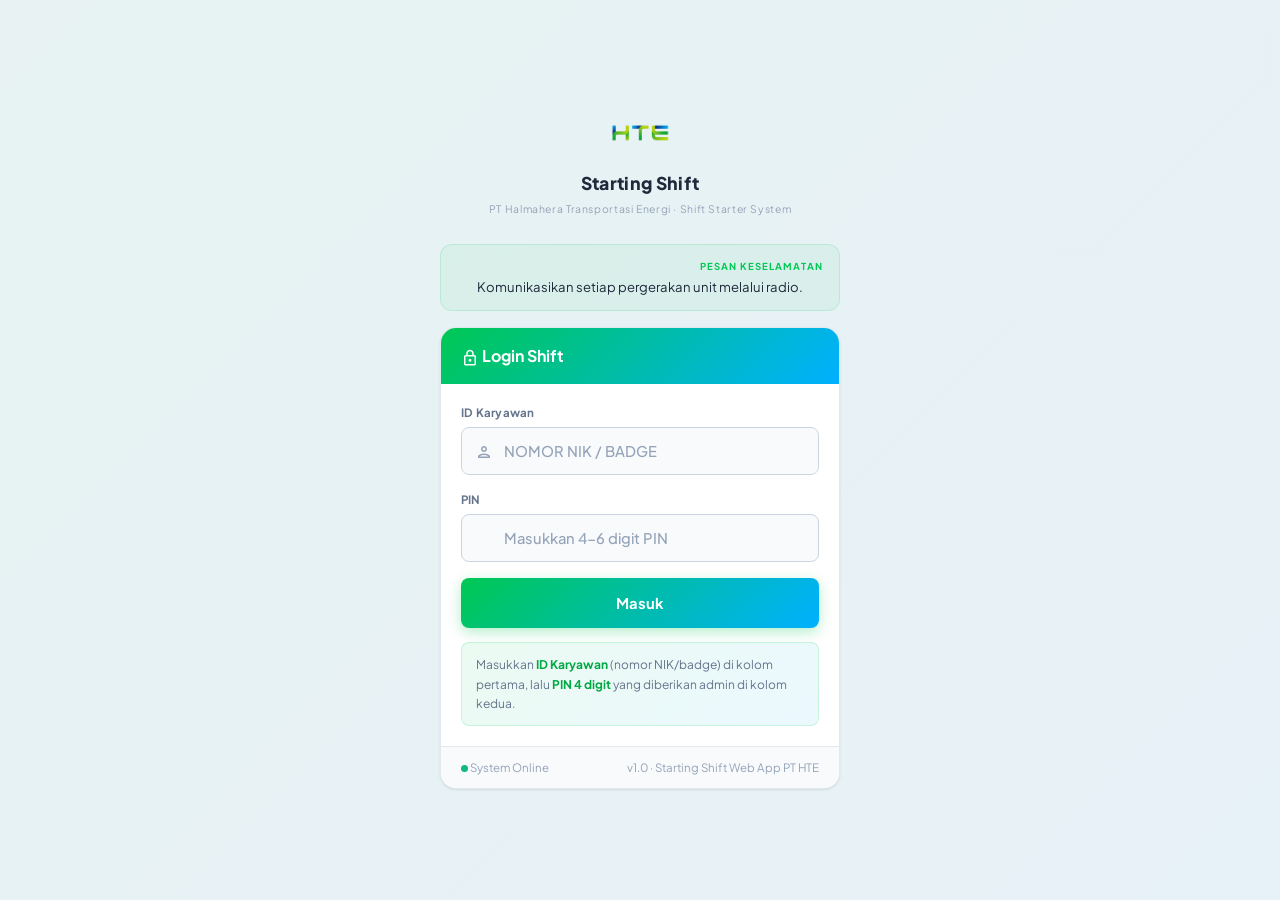
<file: index.html>
<!DOCTYPE html>
<html lang="id">
<head>
<meta charset="UTF-8"/>
<meta name="viewport" content="width=device-width,initial-scale=1.0"/>
<meta name="theme-color" content="#F0F4F8"/>
<link rel="manifest" href="manifest.json"/>
<link rel="apple-touch-icon" href="icon-192.png"/>
<meta name="apple-mobile-web-app-capable" content="yes"/>
<meta name="apple-mobile-web-app-status-bar-style" content="default"/>
<title>Starting Shift — Login</title>
<link rel="stylesheet" href="style.css"/>
<style>
  .login-wrap{min-height:100dvh;display:flex;flex-direction:column;align-items:center;justify-content:center;padding:24px 16px;background:linear-gradient(135deg,rgba(0,200,83,.04),rgba(0,176,255,.04))}
  .login-brand{text-align:center;margin-bottom:28px;animation:fadeDown .5s ease both}
  .login-brand img{height:44px;margin-bottom:10px}
  .login-brand .brand-title{font-size:1.1rem;font-weight:800;color:var(--text);letter-spacing:.02em}
  .login-brand .brand-sub{font-size:.65rem;color:var(--text-muted);letter-spacing:.06em;margin-top:4px}
  .login-card{width:100%;max-width:400px;animation:fadeUp .5s ease both .1s}
  .login-card .card-header-gradient{padding:16px 20px;text-align:center}
  .login-card .card-header-gradient .ch-title{font-size:1rem;font-weight:700}
  .login-card .card-header-gradient .ch-ico{font-size:1.2rem}

  .dashboard{display:none;min-height:100dvh;padding:0 16px 32px;max-width:480px;margin:0 auto}
  .profile-card{background:var(--grad);border-radius:var(--radius);padding:22px 20px;color:white;margin-bottom:14px;box-shadow:var(--shadow-btn);position:relative;overflow:hidden}
  .profile-card::after{content:'';position:absolute;top:-30px;right:-30px;width:120px;height:120px;border-radius:50%;background:rgba(255,255,255,.1)}
  .profile-card .pc-hello{font-size:.7rem;opacity:.8;margin-bottom:2px}
  .profile-card .pc-name{font-size:1.4rem;font-weight:800;letter-spacing:-.01em}
  .profile-card .pc-badge{display:inline-block;margin-top:8px;padding:4px 12px;border-radius:var(--radius-pill);background:rgba(255,255,255,.2);font-size:.65rem;font-weight:700;letter-spacing:.04em}
  .profile-card .pc-id{position:absolute;right:20px;top:22px;font-size:.72rem;opacity:.7;font-weight:500}

  .unit-box{background:var(--card);border:1px solid var(--border);border-radius:var(--radius-md);padding:18px;margin-bottom:12px;box-shadow:var(--shadow-sm)}
  .unit-box-title{font-size:.75rem;font-weight:700;color:var(--text-secondary);margin-bottom:10px}
  .unit-row{display:flex;gap:8px}
  .unit-row input{flex:1;padding:12px 14px;background:var(--input-bg);border:1.5px solid var(--input-border);border-radius:var(--radius-sm);color:var(--text);font-family:var(--font);font-size:.9rem;font-weight:500;outline:none;text-transform:uppercase}
  .unit-row input:focus{border-color:var(--primary)}
  .unit-row button{padding:12px 18px;background:var(--grad);color:white;border:none;border-radius:var(--radius-sm);font-family:var(--font);font-weight:700;font-size:.82rem;cursor:pointer;min-height:44px;box-shadow:var(--shadow-btn);white-space:nowrap}
  .unit-row button:disabled{opacity:.5;box-shadow:none}

  .unit-sel{display:none;margin-bottom:12px}.unit-sel.show{display:block}
  .us-card{background:var(--card);border:1px solid rgba(16,185,129,.25);border-radius:var(--radius-md);padding:14px 16px;display:flex;justify-content:space-between;align-items:center;box-shadow:var(--shadow-sm)}
  .us-unit{font-size:1.05rem;font-weight:800;color:var(--text)}
  .us-type{font-size:.72rem;color:var(--text-muted)}
  .us-change{padding:6px 12px;border:1px solid var(--border);border-radius:var(--radius-pill);background:var(--card);color:var(--text-secondary);font-size:.68rem;font-weight:600;cursor:pointer;font-family:var(--font)}

  .end-shift-box{display:none;background:var(--card);border:1px solid var(--border);border-radius:var(--radius-md);padding:16px;margin-bottom:10px;box-shadow:var(--shadow-sm)}
  .es-title{font-size:.75rem;font-weight:700;color:var(--text-secondary);margin-bottom:8px}
  .es-row{display:flex;gap:8px;align-items:center}
  .es-row input{flex:1;padding:11px;background:var(--input-bg);border:1.5px solid var(--input-border);border-radius:var(--radius-sm);color:var(--text);font-family:var(--font);font-size:1rem;font-weight:700;text-align:center;outline:none}
  .es-row input:focus{border-color:var(--primary)}
  .es-row button{padding:11px 16px;background:var(--grad);color:white;border:none;border-radius:var(--radius-sm);font-family:var(--font);font-weight:700;font-size:.82rem;cursor:pointer;white-space:nowrap;min-height:44px;box-shadow:var(--shadow-btn)}
  @keyframes pulse{0%,100%{box-shadow:0 0 0 0 rgba(16,185,129,.35)}50%{box-shadow:0 0 0 6px rgba(16,185,129,0)}}
  .dot-online{width:7px;height:7px;border-radius:50%;background:#10B981;display:inline-block;animation:pulse 2.5s ease infinite}
</style>
<link href="https://fonts.googleapis.com/icon?family=Material+Icons+Outlined" rel="stylesheet">
<style>.mi{font-family:'Material Icons Outlined';font-size:18px;vertical-align:middle;font-weight:normal;font-style:normal;line-height:1}.mi-sm{font-size:14px}</style>
</head>
<body>

<div class="login-wrap" id="loginWrap">
  <div class="login-brand">
    <img src="logo-hte.png" alt="HTE"/>
    <div class="brand-title">Starting Shift</div>
    <div class="brand-sub">PT Halmahera Transportasi Energi · Shift Starter System</div>
  </div>

  <!-- Safety Message Ticker -->
  <div style="width:100%;max-width:400px;margin-bottom:16px">
    <div style="background:rgba(0,200,83,0.06);border:1px solid rgba(0,200,83,0.15);border-radius:12px;padding:14px;text-align:center">
      <div style="display:flex;align-items:center;justify-content:center;gap:5px;margin-bottom:4px">
        <span class="mi mi-sm" style="color:#00C853">health_and_safety</span>
        <span style="font-size:0.6rem;font-weight:700;color:#00C853;text-transform:uppercase;letter-spacing:.1em">Pesan Keselamatan</span>
      </div>
      <div id="safetyMsg" style="font-size:0.82rem;font-weight:400;color:#1E293B;line-height:1.4">Utamakan keselamatan di setiap langkah kerja Anda.</div>
    </div>
  </div>

  <div class="card login-card" id="authCard">
    <div class="card-header card-header-gradient">
      <span class="ch-title"><span class="mi">lock</span> Login Shift</span>
    </div>
    <div class="card-body">
      <div class="alert alert-error" id="loginAlert"></div>

      <div class="field">
        <label class="field-label">ID Karyawan</label>
        <div class="field-wrap">
          <span class="field-ico"><span class="mi">person</span></span>
          <input class="field-input upper" type="text" id="loginId" placeholder="Nomor NIK / Badge" autocomplete="off"/>
        </div>
        <span class="field-err" id="loginIdErr"></span>
      </div>

      <div class="field">
        <label class="field-label">PIN</label>
        <div class="field-wrap">
          <span class="field-ico"><span class="mi">key</span></span>
          <input class="field-input" type="password" id="loginPin" placeholder="Masukkan 4-6 digit PIN" inputmode="numeric" maxlength="6" autocomplete="off"/>
        </div>
        <span class="field-err" id="loginPinErr"></span>
      </div>

      <button class="btn btn-primary" id="btnLogin" onclick="doLogin()">
        <span class="btn-text">Masuk</span>
        <div class="spinner"></div>
      </button>

      <div class="hint">
        Masukkan <strong>ID Karyawan</strong> (nomor NIK/badge) di kolom pertama, lalu <strong>PIN 4 digit</strong> yang diberikan admin di kolom kedua.
      </div>
    </div>
    <div class="card-footer">
      <span id="connStatus"><span class="dot-online"></span> System Online</span>
      <span>v1.0 · Starting Shift Web App PT HTE</span>
    </div>
  </div>
</div>

<!-- ═══ DASHBOARD ═══ -->
<div class="dashboard" id="dashboardView">
  <div class="app">
    <div class="topnav">
      <div class="topnav-left">
        <img class="topnav-logo" src="logo-hte.png" alt="HTE"/>
        <div class="topnav-text"><div class="tn-title">Starting Shift</div><div class="tn-sub">Dashboard</div></div>
      </div>
      <button class="topnav-btn" onclick="doLogout()">Logout</button>
    </div>

    <div class="profile-card">
      <div class="pc-hello">Selamat bertugas</div>
      <div class="pc-name" id="dashName">—</div>
      <div class="pc-badge" id="dashRole">DRIVER</div>
      <div class="pc-id" id="dashId">—</div>
    </div>

    <div class="unit-box" id="unitSection">
      <div class="unit-box-title"><span class="mi">local_shipping</span> Pilih Unit Operasi</div>
      <div class="unit-row">
        <input type="text" id="unitInput" placeholder="Nomor lambung..." list="unitList"/>
        <datalist id="unitList"></datalist>
        <button id="btnPickUnit" onclick="pickUnit()">Pilih</button>
      </div>
      <div class="field-err" id="unitErr" style="margin-top:6px"></div>
    </div>

    <div class="unit-sel" id="unitInfo">
      <div class="us-card">
        <div><div class="us-unit" id="uiUnit">—</div><div class="us-type" id="uiType">—</div></div>
        <button class="us-change" onclick="changeUnit()">Ganti Unit</button>
      </div>
    </div>

    <div class="status-bar" id="dashStatus" style="display:none">
      <span class="status-dot"></span>
      <span class="status-text"><span class="mi">check_circle</span> Unit siap — sesi aktif</span>
    </div>

    <!-- Offline Bar -->
    <div id="offlineBar" style="display:none;background:var(--warning-bg,#FFFBEB);border:1px solid rgba(245,158,11,.25);border-radius:8px;padding:12px 14px;margin-bottom:10px;align-items:center;gap:8px">
      <span style="font-size:1.1rem"><span class="mi">mobile_off</span></span>
      <span class="ob-text" style="flex:1;font-size:.78rem;font-weight:600;color:var(--warning,#F59E0B)">—</span>
      <button onclick="manualSync()" style="padding:6px 12px;border:none;border-radius:6px;background:var(--warning,#F59E0B);color:white;font-family:inherit;font-weight:700;font-size:.72rem;cursor:pointer">Sync</button>
    </div>

    <button class="btn btn-primary mb-8" id="btnFTW" onclick="goToFTW()" disabled><span class="mi">play_arrow</span> Mulai Fit-to-Work & P2H</button>
    <button class="btn btn-outline danger mb-8" id="btnBD" onclick="window.location.href='bd-report.html'" disabled><span class="mi">error</span> Lapor Breakdown</button>

    <div class="end-shift-box" id="endShiftBox">
      <div class="es-title"><span class="mi">timer</span> Akhiri Shift — Input HM Akhir</div>
      <div class="es-row">
        <input type="number" id="hmEndInput" placeholder="HM Akhir" inputmode="numeric"/>
        <button onclick="submitEndShift()">Simpan</button>
      </div>
      <div id="hmEndMsg" style="font-size:.7rem;margin-top:5px;min-height:16px"></div>
    </div>

    <button class="btn btn-outline" onclick="doLogout()"><span class="mi">logout</span> Akhiri Sesi</button>
  </div>
</div>

<script src="offline-sync.js"></script>
<script>
const API='https://starting-hte.my.id/api/v1';
const TOKEN_KEY='fms_token',SESSION_KEY='fms_session';

// Safety message — random setiap buka halaman
const SAFETY_MSGS=[
  'Utamakan keselamatan di setiap langkah kerja Anda.',
  'Pastikan unit dalam kondisi baik sebelum dioperasikan.',
  'Gunakan APD lengkap selama berada di area operasi.',
  'Jangan operasikan unit jika Anda merasa mengantuk atau tidak fit.',
  'Laporkan setiap kondisi tidak aman kepada Supervisor.',
  'Patuhi rambu dan batas kecepatan di area hauling road.',
  'Periksa blind spot sebelum memindahkan unit.',
  'Jaga jarak aman antar unit di area operasi.',
  'Komunikasikan setiap pergerakan unit melalui radio.',
  'Keselamatan adalah tanggung jawab kita bersama.',
  'Satu tindakan aman hari ini, menyelamatkan nyawa esok hari.',
  'STOP jika ragu — pastikan aman baru lanjutkan pekerjaan.',
  'Istirahat yang cukup adalah investasi keselamatan.',
  'Kenali bahaya di sekitar Anda sebelum memulai pekerjaan.',
];
document.addEventListener('DOMContentLoaded',function(){var el=document.getElementById('safetyMsg');if(el)el.textContent=SAFETY_MSGS[Math.floor(Math.random()*SAFETY_MSGS.length)];});

// Role label selalu diturunkan dari equipment_class (bukan field role dari DB)
function getRoleLabel(equipmentClass){
  const cls=(equipmentClass||'').toLowerCase();
  if(cls.includes('articulate'))return'Operator';
  if(cls.includes('dump truck'))return'Driver';
  if(cls.includes('light vehicle'))return'Driver';
  if(cls.includes('manhaul'))return'Driver';
  if(cls.includes('water truck'))return'Driver';
  return'Operator';
}
function showAlert(m,t='error'){const e=document.getElementById('loginAlert');e.textContent=m;e.className=`alert alert-${t} show`}
function hideAlert(){document.getElementById('loginAlert').className='alert alert-error'}
function setErr(id,m){document.getElementById(id+'Err').textContent=m||'';document.getElementById(id).classList.toggle('err',!!m);return !!m}
function setLoading(on){const b=document.getElementById('btnLogin');b.disabled=on;b.classList.toggle('loading',on)}

window.addEventListener('DOMContentLoaded',async()=>{
  const token=localStorage.getItem(TOKEN_KEY),sess=JSON.parse(localStorage.getItem(SESSION_KEY)||'null');
  if(token&&sess){try{const r=await fetch(`${API}/auth/validate`,{headers:{'Authorization':'Bearer '+token}});
  if(r.ok){if(sess.role==='Supervisor'||sess.role==='Foreman'){window.location.href='supervisor.html';return;}
  if(sess.role==='Admin'){window.location.href='admin.html';return;}
  if(sess.role==='Checker'){window.location.href='checker.html';return;}
      if(sess.role==='PJO'){window.location.href='pjo.html';return;}
  showDashboard(sess);loadUnits(sess.equipment_class||'ALL');if(sess.unit)restoreUnit(sess);return;}}catch{}
  localStorage.removeItem(TOKEN_KEY);localStorage.removeItem(SESSION_KEY);}
});

async function doLogin(){hideAlert();
  const driver_id=document.getElementById('loginId').value.trim().toUpperCase(),pin=document.getElementById('loginPin').value.trim();
  let bad=false;bad=setErr('loginId',driver_id?'':'ID wajib diisi.')||bad;bad=setErr('loginPin',pin?'':'PIN wajib diisi.')||bad;
  if(bad){document.getElementById('authCard').classList.add('shake');setTimeout(()=>document.getElementById('authCard').classList.remove('shake'),400);return;}
  setLoading(true);
  try{const res=await fetch(`${API}/auth/login`,{method:'POST',headers:{'Content-Type':'application/json'},body:JSON.stringify({driver_id,pin})});
  const data=await res.json();if(!res.ok||!data.success){setLoading(false);showAlert(data.message||'Login gagal.');return;}
  const token=data.data.token,role=data.data.driver.role||'Driver';localStorage.setItem(TOKEN_KEY,token);
  const session={id:data.data.driver.driver_id,name:data.data.driver.name,role,equipment_class:data.data.driver.equipment_class||'ALL'};
  localStorage.setItem(SESSION_KEY,JSON.stringify(session));setLoading(false);
  if(role==='Supervisor'||role==='Foreman'){window.location.href='supervisor.html';return;}
  if(role==='Admin'){window.location.href='admin.html';return;}
  if(role==='Checker'){window.location.href='checker.html';return;}
    if(role==='PJO'){window.location.href='pjo.html';return;}
  showDashboard(session);loadUnits(session.equipment_class);
  }catch{setLoading(false);showAlert('Server sedang bangun (~30 dtk) — coba lagi.');}
}

function showDashboard(s){document.getElementById('loginWrap').style.display='none';document.getElementById('dashboardView').style.display='block';
  const role=getRoleLabel(s.equipment_class);
  document.getElementById('dashName').textContent=(s.name||'').toUpperCase();
  document.getElementById('dashRole').textContent=role;
  const hello=document.querySelector('.pc-hello');if(hello)hello.textContent=`Selamat datang, ${role}`;
  document.getElementById('dashId').textContent=s.id;}

async function loadUnits(ec){try{const token=localStorage.getItem(TOKEN_KEY);
  const url=ec&&ec!=='ALL'?`${API}/vehicles?equipment_class=${encodeURIComponent(ec)}`:`${API}/vehicles`;
  const r=await fetch(url,{headers:{'Authorization':'Bearer '+token}});const d=await r.json();if(!d.success)return;
  document.getElementById('unitList').innerHTML=d.data.filter(v=>v.status_unit==='Ready').map(v=>`<option value="${v.unit_id}">${v.unit_id} — ${v.vehicle_type}</option>`).join('');}catch{}}

async function pickUnit(){const unit_id=document.getElementById('unitInput').value.trim().toUpperCase();
  if(!unit_id){document.getElementById('unitErr').textContent='Masukkan nomor unit.';return;}
  const btn=document.getElementById('btnPickUnit');btn.disabled=true;btn.innerHTML='<span class="mi">hourglass_empty</span>';document.getElementById('unitErr').innerHTML='';
  try{const token=localStorage.getItem(TOKEN_KEY);
  const vr=await fetch(`${API}/vehicles/${encodeURIComponent(unit_id)}`,{headers:{'Authorization':'Bearer '+token}});const vdata=await vr.json();
  if(!vr.ok||!vdata.success){let e=vdata.message||'Unit tidak ditemukan.';if(vdata.data&&vdata.data.notes)e+='<br><span class="mi">edit_note</span> <strong>Keterangan:</strong> '+vdata.data.notes;
  document.getElementById('unitErr').innerHTML=e;btn.disabled=false;btn.textContent='Pilih';return;}
  const v=vdata.data,sess=JSON.parse(localStorage.getItem(SESSION_KEY));sess.unit=unit_id;sess.type=v.vehicle_type||'—';sess.eq_class=v.equipment_class||'Dump Truck';
  localStorage.setItem(SESSION_KEY,JSON.stringify(sess));activateUnit(unit_id,v.vehicle_type||'—');
  }catch{document.getElementById('unitErr').textContent='Gagal terhubung.';}finally{btn.disabled=false;btn.textContent='Pilih';}}

function activateUnit(u,t){document.getElementById('unitSection').style.display='none';document.getElementById('unitInfo').classList.add('show');
  document.getElementById('uiUnit').textContent=u;document.getElementById('uiType').textContent=t;document.getElementById('dashStatus').style.display='flex';
  document.getElementById('btnFTW').disabled=false;document.getElementById('btnBD').disabled=false;checkActiveShift();}
function restoreUnit(s){if(s.unit)activateUnit(s.unit,s.type||'—');}
function changeUnit(){document.getElementById('unitSection').style.display='block';document.getElementById('unitInfo').classList.remove('show');
  document.getElementById('dashStatus').style.display='none';document.getElementById('btnFTW').disabled=true;document.getElementById('btnBD').disabled=true;
  document.getElementById('endShiftBox').style.display='none';document.getElementById('unitInput').value='';
  const s=JSON.parse(localStorage.getItem(SESSION_KEY));delete s.unit;delete s.type;localStorage.setItem(SESSION_KEY,JSON.stringify(s));}
function goToFTW(){window.location.href='shift.html';}

let activeReportId=null;
async function checkActiveShift(){try{const token=localStorage.getItem(TOKEN_KEY),sess=JSON.parse(localStorage.getItem(SESSION_KEY));
  const today=new Date().toISOString().slice(0,10);
  const r=await fetch(`${API}/supervisor/shift-reports?date=${today}&driver_id=${sess.id}&limit=10`,{headers:{'Authorization':'Bearer '+token}});
  const d=await r.json();if(!d.success||!d.data.reports.length)return;
  const box=document.getElementById('endShiftBox');
  // Filter: sesi yang belum diisi HM akhir
  const open=d.data.reports.filter(r=>r.overall_status==='Ready to Work'&&!r.odometer_end);
  const done=d.data.reports.filter(r=>r.overall_status==='Ready to Work'&&r.odometer_end);
  if(open.length===0&&done.length>0){
    box.style.display='block';
    box.innerHTML=done.map(r=>`<div style="font-size:.78rem;color:var(--success,#10B981);padding:4px;margin-bottom:4px"><span class="mi">check_circle</span> ${r.unit_id}: HM ${r.odometer_entered} → ${r.odometer_end} (+${r.odometer_end-r.odometer_entered})</div>`).join('');
    return;
  }
  if(open.length>0){
    box.style.display='block';
    activeReportId=open[0].report_id;
    let html=`<div class="es-title"><span class="mi">timer</span> Akhiri Shift — Input HM Akhir</div>`;
    open.forEach((rpt,i)=>{
      const tag=rpt.shift_ended_at?'<span style="color:var(--warning,#F59E0B);font-size:.6rem;font-weight:600"> (auto-closed)</span>':'';
      html+=`<div style="margin-bottom:8px;padding:8px;background:var(--input-bg,#F8FAFC);border:1px solid var(--border,#E2E8F0);border-radius:6px">
        <div style="font-size:.72rem;font-weight:700;margin-bottom:4px">${rpt.unit_id} — HM Awal: ${rpt.odometer_entered}${tag}</div>
        <div class="es-row"><input type="number" id="hmEnd-${rpt.report_id}" placeholder="HM Akhir" inputmode="numeric"/>
        <button onclick="submitHMFor('${rpt.report_id}')">Simpan</button></div>
        <div id="hmMsg-${rpt.report_id}" style="font-size:.68rem;margin-top:3px;min-height:14px"></div>
      </div>`;
    });
    if(done.length>0){
      html+=done.map(r=>`<div style="font-size:.72rem;color:var(--success,#10B981);padding:3px 0"><span class="mi">check_circle</span> ${r.unit_id}: HM ${r.odometer_entered} → ${r.odometer_end} (+${r.odometer_end-r.odometer_entered})</div>`).join('');
    }
    box.innerHTML=html;
  }}catch{}}
async function submitHMFor(rid){const val=parseInt(document.getElementById('hmEnd-'+rid).value),msg=document.getElementById('hmMsg-'+rid);
  if(!val||val<=0){msg.textContent='Masukkan angka HM akhir.';msg.style.color='var(--danger,#EF4444)';return;}
  try{const r=await fetch(`${API}/supervisor/shift-reports/${rid}/end-shift`,{method:'PATCH',headers:{'Content-Type':'application/json','Authorization':'Bearer '+localStorage.getItem(TOKEN_KEY)},body:JSON.stringify({odometer_end:val})});
  const d=await r.json();if(d.success){msg.innerHTML='<span class="mi">check_circle</span> Tersimpan!';msg.style.color='var(--success,#10B981)';setTimeout(()=>checkActiveShift(),1000);}
  else{msg.textContent=d.message||'Gagal.';msg.style.color='var(--danger,#EF4444)';}}catch{msg.textContent='Gagal terhubung.';msg.style.color='var(--danger,#EF4444)';}}
async function submitEndShift(){const val=parseInt(document.getElementById('hmEndInput')?.value),msg=document.getElementById('hmEndMsg');
  if(!val||val<=0){if(msg){msg.textContent='Masukkan angka HM akhir.';msg.style.color='var(--danger)';}return;}
  if(activeReportId)submitHMFor(activeReportId);}
async function manualSync(){
  const r=await OfflineSync.syncAll();
  if(r.synced>0) OfflineSync.showToast(`${r.synced} laporan berhasil disinkronkan!`);
  else if(r.failed>0) OfflineSync.showToast('Gagal sync — cek koneksi internet.');
  else OfflineSync.showToast('Tidak ada data pending.');
}

function doLogout(){localStorage.removeItem(TOKEN_KEY);localStorage.removeItem(SESSION_KEY);window.location.href='index.html';}

// Init offline sync
if(typeof OfflineSync!=='undefined') OfflineSync.init();
</script>
<script>if("serviceWorker"in navigator){navigator.serviceWorker.register("sw.js").catch(()=>{});}</script>
</body>
</html>
</file>
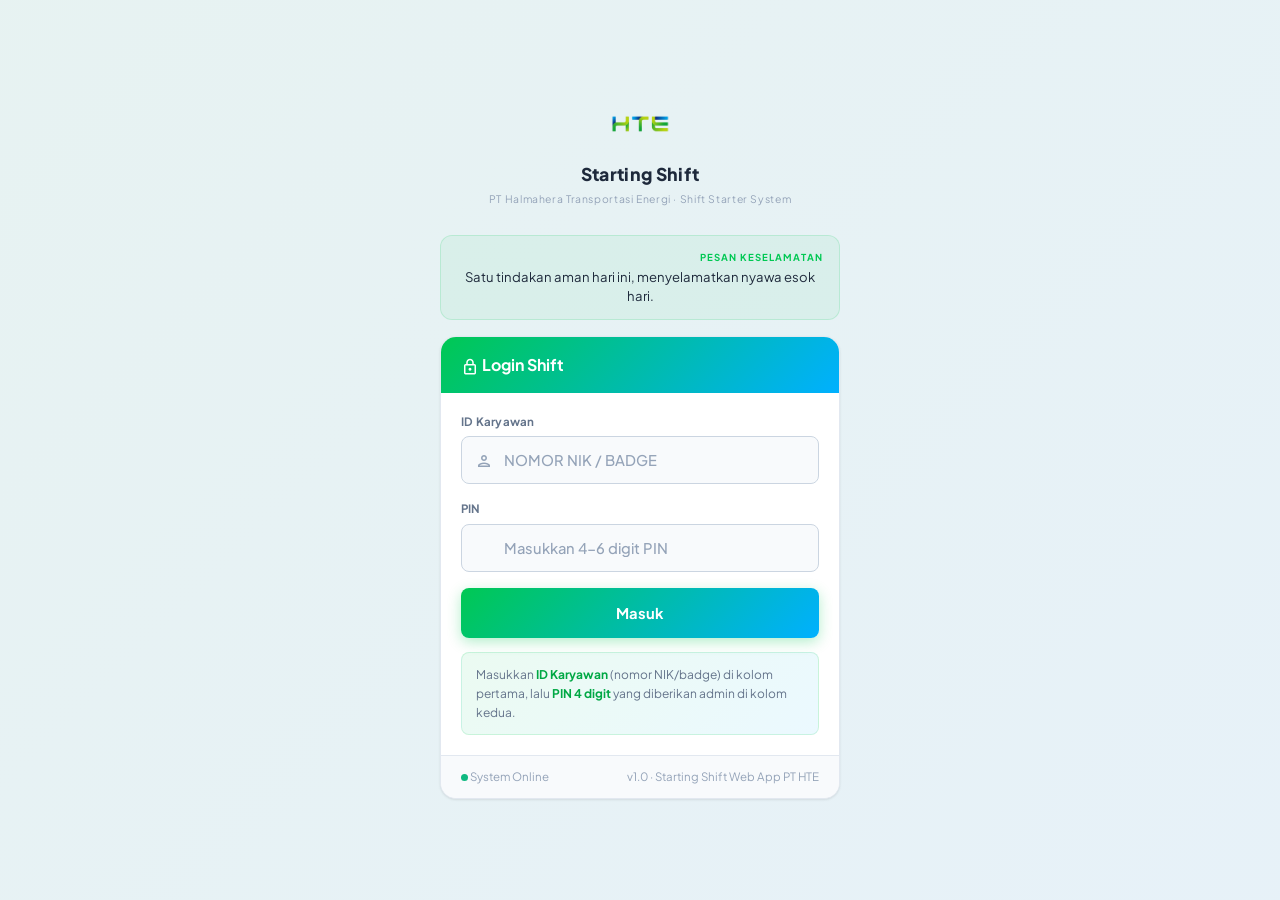
<file: bd-report.html>
<!DOCTYPE html>
<html lang="id">
<head>
<meta charset="UTF-8"/><meta name="viewport" content="width=device-width,initial-scale=1.0"/>
<link rel="manifest" href="manifest.json"/>
<link rel="apple-touch-icon" href="icon-192.png"/>
<meta name="apple-mobile-web-app-capable" content="yes"/>
<meta name="apple-mobile-web-app-status-bar-style" content="default"/>
<title>Starting Shift — Lapor BD</title>
<link rel="stylesheet" href="style.css"/>
<style>
.header-bar{background:var(--card);border:1px solid var(--border);border-radius:var(--radius-md);padding:12px 16px;margin-bottom:12px;display:flex;justify-content:space-between;align-items:center;box-shadow:var(--shadow-sm)}
.hb-unit{font-size:1rem;font-weight:800;color:var(--text)}.hb-driver{font-size:.7rem;color:var(--text-muted)}
.hb-status{font-size:.6rem;font-weight:700;padding:4px 10px;border-radius:var(--radius-pill);background:var(--success-bg);color:var(--success)}
.page-title{font-size:1.1rem;font-weight:800;color:var(--text);margin-bottom:4px}
.page-desc{font-size:.78rem;color:var(--text-secondary);margin-bottom:16px;line-height:1.5}
.field select{width:100%;padding:12px;background:var(--input-bg);border:1.5px solid var(--input-border);border-radius:var(--radius-sm);color:var(--text);font-family:var(--font);font-size:.88rem;font-weight:500;outline:none;-webkit-appearance:none;cursor:pointer}
.field select:focus{border-color:var(--primary)}
.field textarea{width:100%;padding:12px;background:var(--input-bg);border:1.5px solid var(--input-border);border-radius:var(--radius-sm);color:var(--text);font-family:var(--font);font-size:.88rem;outline:none;resize:none;min-height:80px}
.field textarea:focus,.field input:focus{border-color:var(--primary)}
.field input[type=text],.field input[type=datetime-local]{width:100%;padding:12px;background:var(--input-bg);border:1.5px solid var(--input-border);border-radius:var(--radius-sm);color:var(--text);font-family:var(--font);font-size:.88rem;outline:none}
.sev-row{display:flex;gap:8px}
.sev-pill{flex:1;padding:10px;border:1.5px solid var(--border);border-radius:var(--radius-sm);background:var(--card);font-family:var(--font);font-size:.82rem;font-weight:700;color:var(--text-secondary);cursor:pointer;text-align:center;min-height:44px;transition:all .2s;box-shadow:var(--shadow-sm)}
.sev-pill.sel-critical{border-color:var(--danger);background:var(--danger-bg);color:var(--danger)}
.sev-pill.sel-major{border-color:var(--warning);background:var(--warning-bg);color:var(--warning)}
.sev-pill.sel-minor{border-color:var(--info);background:var(--info-bg);color:var(--info)}
.photo-area{border:2px dashed var(--border);border-radius:var(--radius-md);padding:24px;text-align:center;cursor:pointer;position:relative;overflow:hidden;min-height:100px;display:flex;flex-direction:column;align-items:center;justify-content:center;gap:6px;background:var(--input-bg);transition:border-color .2s}
.photo-area.has-photo{border-color:var(--success);padding:0;background:white}
.photo-area .ph-ico{font-size:1.8rem;opacity:.5}.photo-area .ph-text{font-size:.78rem;color:var(--text-muted)}
.photo-area img{width:100%;max-height:200px;object-fit:contain;display:none;border-radius:var(--radius-sm)}
.photo-area.has-photo img{display:block}.photo-area.has-photo .ph-ico,.photo-area.has-photo .ph-text{display:none}
.photo-area input{position:absolute;inset:0;opacity:0;cursor:pointer}
.bd-card{background:var(--card);border:1px solid var(--border);border-radius:var(--radius-md);margin-bottom:8px;overflow:hidden;box-shadow:var(--shadow-sm)}
.bd-card.sev-Critical{border-left:3px solid var(--danger)}.bd-card.sev-Major{border-left:3px solid var(--warning)}.bd-card.sev-Minor{border-left:3px solid var(--info)}
.bd-card-head{padding:10px 14px;display:flex;justify-content:space-between;align-items:center;border-bottom:1px solid var(--border)}
.bch-comp{font-size:.88rem;font-weight:800}.bch-sev{font-size:.58rem;font-weight:700;padding:3px 8px;border-radius:var(--radius-pill)}
.bch-sev.s-Critical{background:var(--danger-bg);color:var(--danger)}.bch-sev.s-Major{background:var(--warning-bg);color:var(--warning)}.bch-sev.s-Minor{background:var(--info-bg);color:var(--info)}
.bd-card-body{padding:10px 14px;font-size:.78rem;color:var(--text-secondary);line-height:1.7}
.bd-card-body img{width:100%;max-height:150px;object-fit:contain;border-radius:var(--radius-sm);margin-top:6px;border:1px solid var(--border)}
.bd-card-footer{padding:8px 14px;background:var(--input-bg);font-size:.68rem;color:var(--text-muted);display:flex;justify-content:space-between}
</style>
<link href="https://fonts.googleapis.com/icon?family=Material+Icons+Outlined" rel="stylesheet">
<style>.mi{font-family:'Material Icons Outlined';font-size:18px;vertical-align:middle;font-weight:normal;font-style:normal;line-height:1}.mi-sm{font-size:14px}</style>
</head>
<body>
<div class="app">
<div class="topnav">
  <div class="topnav-left"><img class="topnav-logo" src="logo-hte.png" alt="HTE"/><div class="topnav-text"><div class="tn-title">Starting Shift</div><div class="tn-sub">Lapor Breakdown</div></div></div>
  <button class="topnav-btn" onclick="window.location.href='index.html'">← Kembali</button>
</div>
<div class="header-bar">
  <div><div class="hb-unit" id="hbUnit">—</div><div class="hb-driver" id="hbDriver">—</div></div>
  <div class="hb-status">Shift Aktif</div>
</div>
<div class="tabs">
  <button class="tab active" id="tabForm" onclick="switchTab('form')"><span class="mi">edit_note</span> Buat Laporan</button>
  <button class="tab" id="tabHistory" onclick="switchTab('history')"><span class="mi">checklist</span> Riwayat <span class="counter" id="histCount" style="display:none">0</span></button>
</div>
<div class="tab-panel active" id="panelForm">
  <div class="page-title"><span class="mi">error</span> Lapor Temuan Breakdown</div>
  <div class="page-desc">Laporkan kerusakan yang ditemukan selama shift berjalan.</div>
  <div class="alert alert-error" id="formAlert"></div>
  <div class="field"><label class="field-label">Komponen Rusak</label>
    <select id="bdComp"><option value="">— Pilih komponen —</option>
    <optgroup label="Sistem Utama"><option value="Sistem Pengereman">Sistem Pengereman</option><option value="Kemudi & Ban">Kemudi & Ban</option><option value="Sistem Kemudi">Sistem Kemudi</option><option value="Transmisi">Transmisi</option><option value="Engine / Mesin">Engine / Mesin</option></optgroup>
    <optgroup label="Sistem Pendukung"><option value="Cairan & Pelumas">Cairan & Pelumas</option><option value="Sistem Penerangan">Sistem Penerangan</option><option value="Kaca & Spion">Kaca & Spion</option><option value="Klakson & Alarm">Klakson & Alarm</option><option value="AC / Pendingin Kabin">AC / Pendingin</option><option value="Wiper">Wiper</option></optgroup>
    <optgroup label="Struktur"><option value="Body / Bak">Body / Bak</option><option value="Hydraulic System">Hydraulic</option><option value="Suspension">Suspension</option><option value="Exhaust System">Exhaust</option></optgroup>
    <optgroup label="Lainnya"><option value="Lainnya">Lainnya</option></optgroup></select></div>
  <div class="field"><label class="field-label">Tingkat Keparahan</label>
    <div class="sev-row"><button class="sev-pill" id="sevCritical" onclick="setSev('Critical')"><span class="mi">error</span> Critical</button><button class="sev-pill" id="sevMajor" onclick="setSev('Major')"><span class="mi">warning</span> Major</button><button class="sev-pill" id="sevMinor" onclick="setSev('Minor')"><span class="mi">build</span> Minor</button></div></div>
  <div class="field"><label class="field-label">Deskripsi Kerusakan</label><textarea id="bdDesc" placeholder="Jelaskan kondisi kerusakan..."></textarea></div>
  <div class="field"><label class="field-label">Lokasi Kejadian</label><input type="text" id="bdLoc" placeholder="Contoh: Pit Cendana Ext, Hauling Road KM 2"/></div>
  <div class="field"><label class="field-label">Waktu Kejadian</label><input type="datetime-local" id="bdTime"/></div>
  <div class="field"><label class="field-label">Foto (opsional)</label>
    <div class="photo-area" id="bdPhotoArea"><span class="ph-ico"><span class="mi">photo_camera</span></span><span class="ph-text">Ketuk untuk foto</span><img id="bdPhotoPreview" alt=""/><input type="file" accept="image/*" capture="environment" onchange="handleBdPhoto(this)"/></div></div>
  <div class="field"><label class="field-label">Tindakan Sementara (opsional)</label><input type="text" id="bdAction" placeholder="Contoh: Unit dihentikan"/></div>
  <button class="btn btn-danger" id="btnSubmitBd" onclick="submitBD()"><span class="mi">error</span> Kirim Laporan BD</button>
  <button class="btn btn-outline mt-12" onclick="window.location.href='index.html'">← Kembali ke Dashboard</button>
</div>
<div class="tab-panel" id="panelHistory">
  <div class="page-title"><span class="mi">checklist</span> Riwayat BD Shift Ini</div>
  <div id="historyList"></div>
  <button class="btn btn-outline mt-12" onclick="window.location.href='index.html'">← Kembali</button>
</div>
</div>
<script>
const API     = 'https://starting-hte.my.id/api/v1';
const SESSION = JSON.parse(localStorage.getItem('fms_session') || 'null');
const TOKEN   = localStorage.getItem('fms_token');
const BD_KEY  = 'fms_bd_reports';

if (!SESSION || !TOKEN) {
  alert('Sesi login tidak ditemukan. Silakan login dulu.');
  window.location.href = 'index.html';
}

// ── State ──
let currentSev = '';
let bdPhotoData = null;

// ── Init ──
document.addEventListener('DOMContentLoaded', () => {
  document.getElementById('hbUnit').textContent = SESSION.unit;
  document.getElementById('hbDriver').textContent = SESSION.name + ' (' + SESSION.id + ')';
  // Pre-fill waktu sekarang
  const now = new Date();
  now.setMinutes(now.getMinutes() - now.getTimezoneOffset());
  document.getElementById('bdTime').value = now.toISOString().slice(0,16);
  updateHistoryCount();
});

// ── Tabs ──
function switchTab(tab) {
  document.getElementById('panelForm').classList.toggle('active', tab === 'form');
  document.getElementById('panelHistory').classList.toggle('active', tab === 'history');
  document.getElementById('tabForm').classList.toggle('active', tab === 'form');
  document.getElementById('tabHistory').classList.toggle('active', tab === 'history');
  if (tab === 'history') renderHistory();
}

// ── Severity ──
function setSev(sev) {
  currentSev = sev;
  ['Critical','Major','Minor'].forEach(s => {
    document.getElementById('sev'+s).className = 'sev-pill' + (s === sev ? ' sel-'+s.toLowerCase() : '');
  });
  // Fix class names
  document.getElementById('sevCritical').className = 'sev-pill' + (sev==='Critical' ? ' sel-critical' : '');
  document.getElementById('sevMajor').className    = 'sev-pill' + (sev==='Major'    ? ' sel-major'    : '');
  document.getElementById('sevMinor').className    = 'sev-pill' + (sev==='Minor'    ? ' sel-minor'    : '');
}

// ── Photo ──
function handleBdPhoto(input) {
  const file = input.files[0];
  if (!file) return;
  const reader = new FileReader();
  reader.onload = e => {
    bdPhotoData = e.target.result;
    document.getElementById('bdPhotoPreview').src = e.target.result;
    document.getElementById('bdPhotoArea').classList.add('has-photo');
  };
  reader.readAsDataURL(file);
}

// ── Submit (ke API backend) ──
async function submitBD() {
  const comp = document.getElementById('bdComp').value;
  const desc = document.getElementById('bdDesc').value.trim();
  const loc  = document.getElementById('bdLoc').value.trim();
  const time = document.getElementById('bdTime').value;
  const action = document.getElementById('bdAction').value.trim();

  // Validasi
  if (!comp) { showAlert('Pilih komponen yang rusak.', 'red'); return; }
  if (!currentSev) { showAlert('Pilih tingkat keparahan.', 'red'); return; }
  if (!desc) { showAlert('Isi deskripsi kerusakan.', 'red'); return; }
  if (!loc) { showAlert('Isi lokasi saat kejadian.', 'red'); return; }

  const body = {
    driver_id: SESSION.id,
    unit_id: SESSION.unit,
    component: comp,
    severity: currentSev,
    description: desc,
    location: loc,
    event_time: time ? new Date(time).toISOString() : new Date().toISOString(),
    action_taken: action || null,
    photo_url: bdPhotoData || null,
  };

  const btn = document.getElementById('btnSubmitBd');
  btn.disabled = true;
  btn.innerHTML = '<span class="mi">hourglass_empty</span> Mengirim...';

  try {
    const res = await fetch(`${API}/bd-reports`, {
      method: 'POST',
      headers: {
        'Content-Type': 'application/json',
        'Authorization': 'Bearer ' + TOKEN
      },
      body: JSON.stringify(body)
    });
    const data = await res.json();

    if (!res.ok || !data.success) {
      btn.disabled = false;
      btn.innerHTML = '<span class="mi">error</span> KIRIM LAPORAN BD';
      showAlert('<span class="mi">do_not_disturb_on</span> Gagal: ' + (data.message || 'Server error'), 'red');
      return;
    }

    // Berhasil
    const bdId = data.data.bd_id;
    showAlert(`<span class="mi">check_circle</span> Laporan BD #${bdId} berhasil dikirim ke database!` +
      (currentSev === 'Critical' ? ' Unit otomatis berstatus BREAKDOWN.' : ''), 'green');

    // Reset form
    document.getElementById('bdComp').value = '';
    document.getElementById('bdDesc').value = '';
    document.getElementById('bdLoc').value = '';
    document.getElementById('bdAction').value = '';
    currentSev = '';
    setSev('');
    bdPhotoData = null;
    document.getElementById('bdPhotoArea').classList.remove('has-photo');
    document.getElementById('bdPhotoPreview').src = '';

    // Auto-fill waktu baru
    const now = new Date();
    now.setMinutes(now.getMinutes() - now.getTimezoneOffset());
    document.getElementById('bdTime').value = now.toISOString().slice(0,16);

    // Refresh count
    await updateHistoryCount();

  } catch (e) {
    showAlert('<span class="mi">do_not_disturb_on</span> Gagal terhubung ke server. Coba lagi.', 'red');
  } finally {
    btn.disabled = false;
    btn.innerHTML = '<span class="mi">error</span> KIRIM LAPORAN BD';
  }
}

// ── History (dari API) ──
async function updateHistoryCount() {
  try {
    const res = await fetch(`${API}/bd-reports?unit_id=${SESSION.unit}&limit=1`, {
      headers: { 'Authorization': 'Bearer ' + TOKEN }
    });
    const data = await res.json();
    const c = data.success ? data.data.total : 0;
    const el = document.getElementById('histCount');
    el.textContent = c;
    el.style.display = c > 0 ? 'inline-flex' : 'none';
  } catch { /* silent */ }
}

async function renderHistory() {
  const container = document.getElementById('historyList');
  container.innerHTML = '<div class="bd-history-empty"><span class="mi">hourglass_empty</span> Memuat data...</div>';

  try {
    const res = await fetch(`${API}/bd-reports?unit_id=${SESSION.unit}&limit=50`, {
      headers: { 'Authorization': 'Bearer ' + TOKEN }
    });
    const data = await res.json();

    if (!data.success || data.data.reports.length === 0) {
      container.innerHTML = `<div class="bd-history-empty">
        <div style="font-size:2rem;margin-bottom:8px"><span class="mi" style="font-size:inherit">inbox</span></div>
        Belum ada laporan BD untuk unit ini.
      </div>`;
      return;
    }

    container.innerHTML = data.data.reports.map(r => `
      <div class="bd-card sev-${r.severity}">
        <div class="bd-card-head">
          <span class="bch-comp">${r.component}</span>
          <span class="bch-sev s-${r.severity}">${r.severity === 'Critical' ? '<span class="mi">error</span>' : r.severity === 'Major' ? '<span class="mi">warning</span>' : '<span class="mi">build</span>'} ${r.severity}</span>
        </div>
        <div class="bd-card-body">
          <div class="bcb-row"><span class="bcb-ico"><span class="mi">edit_note</span></span> ${r.description}</div>
          <div class="bcb-row"><span class="bcb-ico"><span class="mi">location_on</span></span> ${r.location}</div>
          <div class="bcb-row"><span class="bcb-ico"><span class="mi">schedule</span></span> ${r.event_time ? new Date(r.event_time).toLocaleString('id-ID') : '—'}</div>
          ${r.action_taken ? `<div class="bcb-row"><span class="bcb-ico"><span class="mi">build</span></span> ${r.action_taken}</div>` : ''}
          <div class="bcb-row"><span class="bcb-ico"><span class="mi">person</span></span> ${r.driver_name || r.driver_id}</div>
          ${r.photo_url ? `<img src="${r.photo_url}" alt="Foto BD"/>` : ''}
        </div>
        <div class="bd-card-footer">
          <span>BD #${r.bd_id} · <span style="color:${r.status==='Open'?'var(--danger)':r.status==='Resolved'?'var(--success)':'var(--warning)'}">${r.status}</span></span>
          <span>${new Date(r.created_at).toLocaleString('id-ID')}</span>
        </div>
      </div>
    `).join('');
  } catch (e) {
    container.innerHTML = `<div class="bd-history-empty"><span class="mi">do_not_disturb_on</span> Gagal memuat data dari server.</div>`;
  }
}

// ── Alert ──
function showAlert(msg, type) {
  const el = document.getElementById('formAlert');
  el.innerHTML = msg;
  el.className = `alert-box ${type} show`;
  window.scrollTo(0, 0);
  if (type === 'green') setTimeout(() => { el.className = 'alert-box'; }, 4000);
}
</script>
<script>if("serviceWorker"in navigator){navigator.serviceWorker.register("sw.js").catch(()=>{});}</script>
</body></html>
</file>
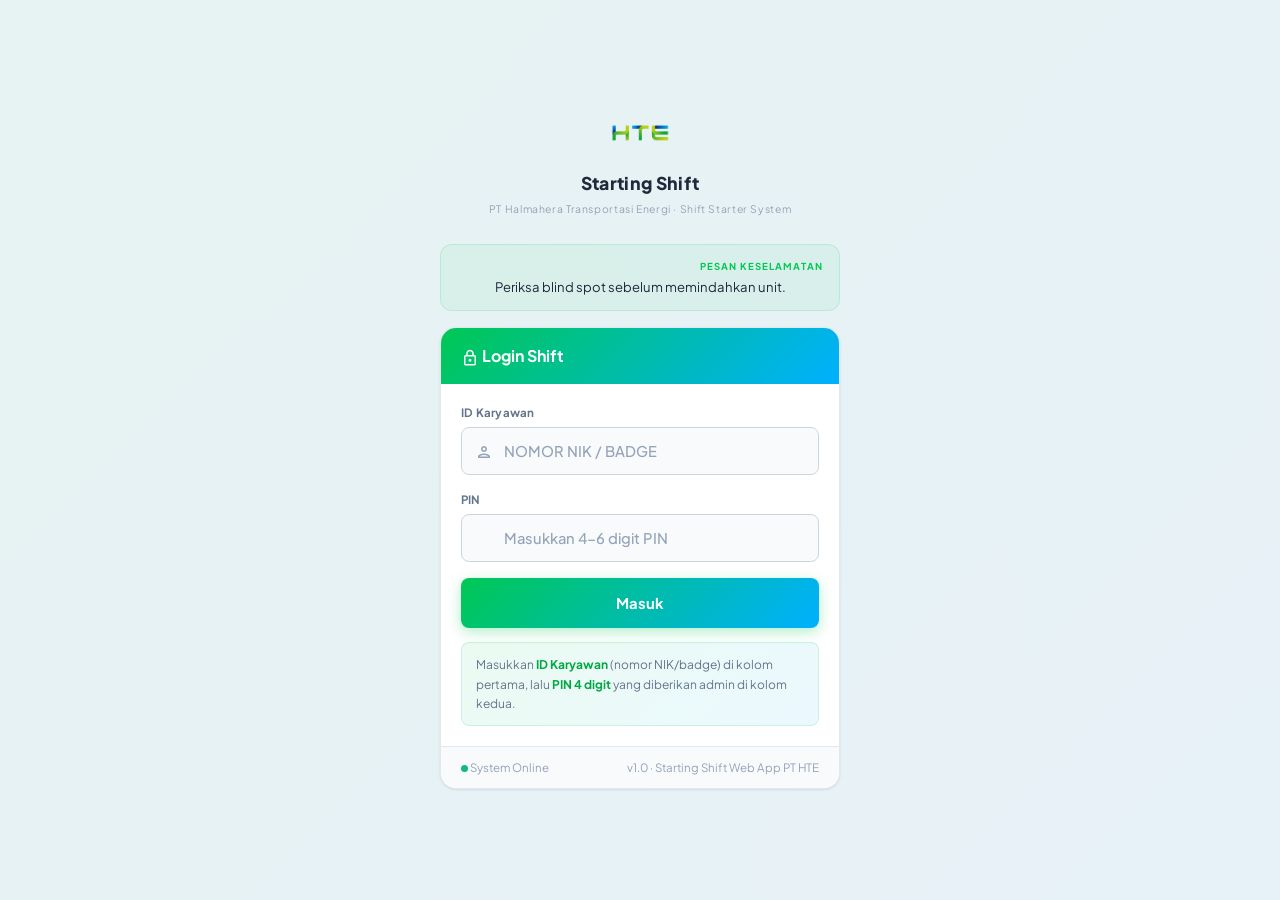
<file: checker.html>
<!DOCTYPE html>
<html lang="id">
<head>
<meta charset="UTF-8"/><meta name="viewport" content="width=device-width,initial-scale=1.0"/>
<title>Starting Shift — Checker</title>
<link rel="manifest" href="manifest.json"/>
<link rel="stylesheet" href="style.css"/>
<style>
.ck-wrap{max-width:420px;margin:0 auto;padding:20px}
.ck-header{text-align:center;padding:32px 0 24px}
.ck-logo{width:56px;height:56px;margin:0 auto 12px;display:block}
.ck-title{font-size:1.4rem;font-weight:800;color:var(--text)}
.ck-sub{font-size:.78rem;color:var(--text-muted);margin-top:4px}
.ck-card{background:var(--card);border:1px solid var(--border);border-radius:var(--radius);overflow:hidden;margin-bottom:16px}
.ck-card-header{padding:14px 20px;background:linear-gradient(135deg,var(--success),var(--primary));color:#FFF}
.ck-card-title{font-size:.95rem;font-weight:700}
.ck-card-body{padding:20px}
.ck-user-info{background:var(--input-bg);border-radius:var(--radius-sm);padding:12px 16px;margin-bottom:16px}
.ck-user-name{font-weight:700;color:var(--text);font-size:.95rem}
.ck-user-role{font-size:.68rem;color:var(--text-muted);margin-top:2px}
.role-grid{display:flex;flex-direction:column;gap:10px}
.role-card{padding:18px 20px;border:2px solid var(--border);border-radius:var(--radius);cursor:pointer;transition:all .2s;display:flex;align-items:center;gap:14px;background:var(--card)}
.role-card:hover{border-color:var(--success);background:rgba(0,200,83,.04);transform:translateY(-1px);box-shadow:0 4px 12px rgba(0,0,0,.08)}
.role-card:active{transform:translateY(0)}
.role-icon{width:48px;height:48px;border-radius:12px;display:grid;place-items:center;font-size:1.4rem;flex-shrink:0}
.role-name{font-size:.95rem;font-weight:700;color:var(--text)}
.role-desc{font-size:.68rem;color:var(--text-muted);margin-top:3px}
.logout-btn{width:100%;padding:11px;border:1.5px solid var(--border);border-radius:var(--radius-sm);background:none;font-family:var(--font);font-size:.82rem;color:var(--text-muted);cursor:pointer;margin-top:8px;transition:all .15s}
.logout-btn:hover{border-color:var(--danger,#EF4444);color:var(--danger,#EF4444)}
</style>
</head>
<body style="background:var(--bg);min-height:100vh">
<div class="ck-wrap">
  <div class="ck-header">
    <img src="logo-hte.png" alt="HTE" class="ck-logo"/>
    <div class="ck-title">Starting Shift</div>
    <div class="ck-sub">Portal Checker · PT Halmahera Transportasi Energi</div>
  </div>

  <div class="ck-card">
    <div class="ck-card-header"><div class="ck-card-title">📋 Pilih Lokasi Kerja</div></div>
    <div class="ck-card-body">

      <!-- Info user yang login -->
      <div class="ck-user-info">
        <div class="ck-user-name" id="userName">—</div>
        <div class="ck-user-role">Checker · Selamat datang</div>
      </div>

      <!-- Pilihan peran -->
      <div class="role-grid">
        <div class="role-card" onclick="goToRS()">
          <div class="role-icon" style="background:rgba(0,200,83,.1)">🏠</div>
          <div>
            <div class="role-name">Checker Rumah Sample</div>
            <div class="role-desc">Input ritasi DT per jam — loading & dumping area</div>
          </div>
          <span style="margin-left:auto;color:var(--text-muted);font-size:1rem">›</span>
        </div>

        <div class="role-card" onclick="goToTB()">
          <div class="role-icon" style="background:rgba(0,176,255,.1)">⚖️</div>
          <div>
            <div class="role-name">Checker Timbangan</div>
            <div class="role-desc">Input tonase untuk DT yang sudah diinput RS</div>
          </div>
          <span style="margin-left:auto;color:var(--text-muted);font-size:1rem">›</span>
        </div>
      </div>

      <button class="logout-btn" onclick="doLogout()">🚪 Logout</button>
    </div>
  </div>

  <div style="text-align:center;font-size:.65rem;color:var(--text-muted)">
    v1.0 · Starting Shift Web App PT HTE
  </div>
</div>

<script>
const SESSION = JSON.parse(localStorage.getItem('fms_session') || 'null');

// Kalau bukan Checker → redirect ke login
window.addEventListener('DOMContentLoaded', () => {
  if (!SESSION || SESSION.role !== 'Checker') {
    window.location.href = 'index.html';
    return;
  }
  document.getElementById('userName').textContent = SESSION.name || SESSION.id;
});

function goToRS() { window.location.href = 'checker-rs.html'; }
function goToTB() { window.location.href = 'checker-tb.html'; }

function doLogout() {
  localStorage.removeItem('fms_token');
  localStorage.removeItem('fms_session');
  window.location.href = 'index.html';
}
</script>
</body>
</html>
</file>
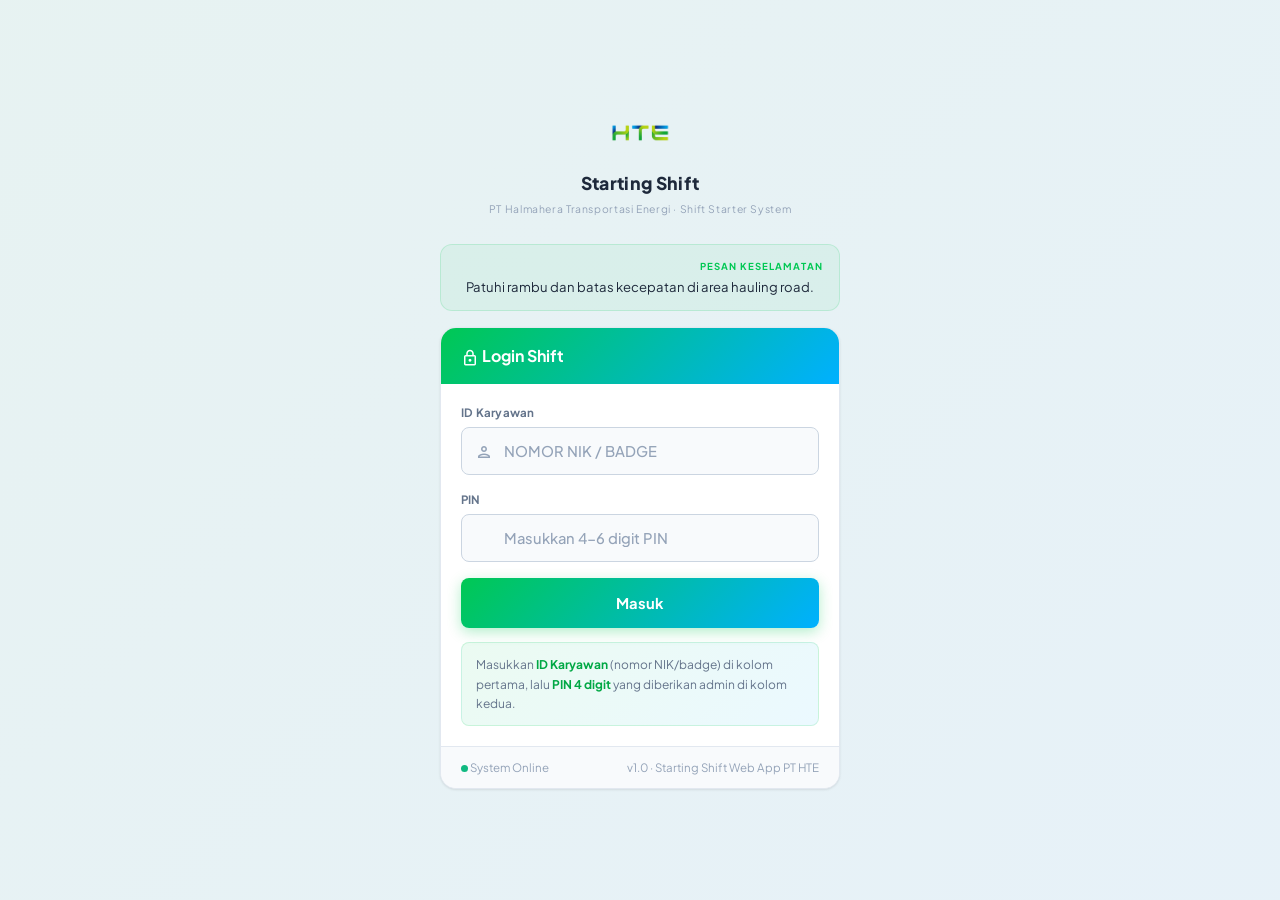
<file: shift.html>
<!DOCTYPE html>
<html lang="id">
<head>
<meta charset="UTF-8"/>
<meta name="viewport" content="width=device-width,initial-scale=1.0"/>
<link rel="manifest" href="manifest.json"/>
<link rel="apple-touch-icon" href="icon-192.png"/>
<meta name="apple-mobile-web-app-capable" content="yes"/>
<meta name="apple-mobile-web-app-status-bar-style" content="default"/>
<title>Starting Shift — P2H & FTW</title>
<style>
@import url('https://fonts.googleapis.com/css2?family=Plus+Jakarta+Sans:wght@400;500;600;700;800&display=swap');
:root{
  --bg:#F0F4F8;--surface:#F8FAFC;--card:#FFFFFF;--border:#E2E8F0;
  --accent:#00C853;--accent2:#00B0FF;--text:#1E293B;--muted:#64748B;
  --success:#10B981;--danger:#EF4444;--warning:#F59E0B;--input-bg:#F8FAFC;
  --shadow:0 4px 12px rgba(0,0,0,.07);
}
*,*::before,*::after{box-sizing:border-box;margin:0;padding:0}
body{min-height:100dvh;background:var(--bg);font-family:'Plus Jakarta Sans',sans-serif;color:var(--text);padding:0;overflow-x:hidden}
body::before{content:'';position:fixed;inset:0;background-image:linear-gradient(rgba(0,200,83,.03) 1px,transparent 1px),linear-gradient(90deg,rgba(0,200,83,.03) 1px,transparent 1px);background-size:40px 40px;pointer-events:none;z-index:0}

.app{max-width:480px;margin:0 auto;padding:12px 16px 24px;position:relative;z-index:1}

/* Brand mini */
.brand-mini{text-align:center;padding:10px 0 6px;font-family:'Plus Jakarta Sans',sans-serif;font-size:1rem;font-weight:900;letter-spacing:.14em;text-transform:uppercase;color:var(--accent)}

/* Progress */
.progress{display:flex;gap:4px;margin-bottom:16px}
.prog-seg{flex:1;height:4px;border-radius:2px;background:var(--border);transition:background .4s}
.prog-seg.done{background:var(--success)}
.prog-seg.active{background:var(--accent)}

/* Step info */
.step-info{display:flex;justify-content:space-between;align-items:center;margin-bottom:12px}
.step-num{font-size:.68rem;color:var(--muted);letter-spacing:.12em;text-transform:uppercase}
.step-title{font-family:'Plus Jakarta Sans',sans-serif;font-size:1.35rem;font-weight:900;letter-spacing:.05em;text-transform:uppercase;margin-bottom:4px}
.step-desc{font-size:.8rem;color:var(--muted);margin-bottom:16px}

/* Panels */
.step-panel{display:none;animation:fadeUp .35s ease}
.step-panel.active{display:block}

/* Cards */
.card-s{background:var(--card);border:1px solid var(--border);border-radius:6px;margin-bottom:12px;overflow:hidden}
.card-s-head{padding:12px 14px;display:flex;justify-content:space-between;align-items:center;border-bottom:1px solid var(--border)}
.card-s-body{padding:14px}

/* FTW question */
.ftw-q{background:var(--card);border:1px solid var(--border);border-radius:6px;margin-bottom:10px;padding:14px;transition:border-color .3s}
.ftw-q.answered-ok{border-color:var(--success)}
.ftw-q.answered-bad{border-color:var(--danger)}
.ftw-q .q-badge{display:inline-block;font-size:.6rem;font-weight:700;letter-spacing:.1em;text-transform:uppercase;padding:2px 6px;border-radius:2px;margin-bottom:6px}
.q-badge.critical{background:rgba(239,68,68,.15);color:var(--danger)}
.ftw-q .q-text{font-size:.88rem;line-height:1.5;margin-bottom:10px}
.ftw-q .q-btns{display:grid;grid-template-columns:1fr 1fr;gap:8px}
.q-btn{padding:12px;border-radius:4px;border:1.5px solid var(--border);background:var(--input-bg);color:var(--muted);font-family:'Plus Jakarta Sans',sans-serif;font-size:.95rem;font-weight:700;letter-spacing:.08em;text-transform:uppercase;cursor:pointer;transition:all .2s;min-height:48px}
.q-btn:active{transform:scale(.97)}
.q-btn.selected-ok{border-color:var(--success);background:rgba(16,185,129,.12);color:var(--success)}
.q-btn.selected-bad{border-color:var(--danger);background:rgba(239,68,68,.12);color:var(--danger)}

/* P2H item */
.p2h-item{background:var(--card);border:1px solid var(--border);border-radius:6px;margin-bottom:10px;padding:14px;transition:border-color .3s}
.p2h-item.checked-ok{border-color:var(--success)}
.p2h-item.checked-fail{border-color:var(--danger)}
.p2h-head{display:flex;justify-content:space-between;align-items:flex-start;gap:8px;margin-bottom:4px}
.p2h-name{font-family:'Plus Jakarta Sans',sans-serif;font-size:1rem;font-weight:700;text-transform:uppercase;letter-spacing:.04em}
.p2h-class{font-size:.58rem;font-weight:700;letter-spacing:.1em;text-transform:uppercase;padding:2px 6px;border-radius:2px;white-space:nowrap;margin-top:2px}
.p2h-class.crit{background:rgba(239,68,68,.15);color:var(--danger)}
.p2h-class.non-crit{background:rgba(0,200,83,.12);color:var(--accent)}
.p2h-type{font-size:.75rem;color:var(--muted);margin-bottom:10px}
.bd-detail{display:none;margin-top:10px;padding:10px 12px;background:rgba(239,68,68,.06);border:1px solid rgba(239,68,68,.2);border-radius:4px}
.bd-detail.show{display:block}
.bd-detail .bd-title{font-size:.7rem;font-weight:700;letter-spacing:.1em;text-transform:uppercase;color:var(--danger);margin-bottom:8px}
.bd-field{margin-bottom:8px}
.bd-field label{display:block;font-size:.68rem;font-weight:600;letter-spacing:.08em;text-transform:uppercase;color:var(--muted);margin-bottom:4px}
.bd-field input,.bd-field textarea,.bd-field select{width:100%;padding:9px 10px;background:var(--input-bg);border:1px solid var(--border);border-radius:4px;color:var(--text);font-family:'Plus Jakarta Sans',sans-serif;font-size:.82rem;outline:none}
.bd-field input:focus,.bd-field textarea:focus,.bd-field select:focus{border-color:var(--accent)}
.bd-field textarea{resize:none;min-height:60px}

/* Odometer */
.odo-input{width:100%;padding:16px;background:var(--input-bg);border:1.5px solid var(--border);border-radius:4px;color:var(--accent);font-family:'Plus Jakarta Sans',sans-serif;font-size:2rem;font-weight:900;text-align:center;letter-spacing:.08em;outline:none}
.odo-input:focus{border-color:var(--accent);box-shadow:0 0 0 3px rgba(0,200,83,.12)}
.odo-input.err{border-color:var(--danger)}
/* Photo */
.photo-area{border:2px dashed var(--border);border-radius:6px;padding:24px;text-align:center;cursor:pointer;transition:border-color .3s;margin-bottom:12px;position:relative;overflow:hidden;min-height:120px;display:flex;flex-direction:column;align-items:center;justify-content:center;gap:8px}
.photo-area:active{border-color:var(--accent)}
.photo-area.has-photo{border-color:var(--success);padding:0}
.photo-area .ph-ico{font-size:2rem}
.photo-area .ph-text{font-size:.8rem;color:var(--muted)}
.photo-area img{width:100%;max-height:240px;object-fit:contain;display:none;border-radius:4px}
.photo-area.has-photo img{display:block}
.photo-area.has-photo .ph-ico,.photo-area.has-photo .ph-text{display:none}
.photo-area input{position:absolute;inset:0;opacity:0;cursor:pointer}

/* Signature */
.sig-canvas-wrap{border:1.5px solid var(--border);border-radius:6px;background:var(--input-bg);overflow:hidden;touch-action:none;position:relative}
.sig-canvas-wrap canvas{display:block;width:100%;height:180px}
.sig-hint{position:absolute;top:50%;left:50%;transform:translate(-50%,-50%);font-size:.85rem;color:var(--muted);opacity:.5;pointer-events:none;transition:opacity .3s}
.sig-canvas-wrap.has-sig .sig-hint{opacity:0}
.sig-actions{display:flex;gap:8px;margin-top:8px}
.sig-clear{padding:8px 14px;border:1px solid var(--border);border-radius:4px;background:transparent;color:var(--muted);font-size:.78rem;cursor:pointer;font-family:'Plus Jakarta Sans',sans-serif}

/* Buttons */
.btn-row{display:flex;gap:10px;margin-top:16px}
.btn{flex:1;padding:15px;border-radius:4px;font-family:'Plus Jakarta Sans',sans-serif;font-size:1.05rem;font-weight:700;letter-spacing:.1em;text-transform:uppercase;cursor:pointer;min-height:52px;transition:all .2s;border:none}
.btn:active{transform:scale(.97)}
.btn:disabled{opacity:.4;cursor:not-allowed}
.btn-next{background:linear-gradient(135deg,#00C853,#00B0FF);color:white}
.btn-back{background:transparent;border:1.5px solid var(--border);color:var(--muted)}
.btn-submit{background:linear-gradient(135deg,#10B981,#059669);color:white}
.btn-danger{background:linear-gradient(135deg,#e74c3c,#c0392b);color:white}
.btn-full{width:100%}
.btn .spinner{display:none;width:18px;height:18px;border:2.5px solid rgba(0,0,0,.2);border-top-color:white;border-radius:50%;animation:spin .6s linear infinite;margin:0 auto}
.btn.loading .btn-text{display:none}
.btn.loading .spinner{display:block}

/* Alert */
.alert-box{padding:12px 14px;border-radius:4px;font-size:.82rem;margin-bottom:14px;border-left:3px solid;display:none;line-height:1.5}
.alert-box.show{display:block}
.alert-box.red{background:rgba(239,68,68,.1);border-color:var(--danger);color:var(--danger)}
.alert-box.green{background:rgba(16,185,129,.1);border-color:var(--success);color:var(--success)}
.alert-box.yellow{background:rgba(0,200,83,.1);border-color:var(--accent);color:var(--accent)}

/* Result */
.result-card{text-align:center;padding:30px 20px}
.result-icon{font-size:3.5rem;margin-bottom:14px}
.result-status{font-family:'Plus Jakarta Sans',sans-serif;font-size:1.8rem;font-weight:900;letter-spacing:.06em;text-transform:uppercase;margin-bottom:8px}
.result-msg{font-size:.85rem;color:var(--muted);line-height:1.5;margin-bottom:20px}
.result-details{text-align:left;background:var(--input-bg);border:1px solid var(--border);border-radius:4px;padding:14px;margin-bottom:20px}
.rd-row{display:flex;justify-content:space-between;padding:6px 0;border-bottom:1px solid var(--border);font-size:.82rem}
.rd-row:last-child{border:none}
.rd-row .rd-label{color:var(--muted)}
.rd-row .rd-val{font-weight:600}
.rd-val.green{color:var(--success)}
.rd-val.red{color:var(--danger)}

/* Review table */
.review-section{margin-bottom:16px}
.review-section .rs-title{font-family:'Plus Jakarta Sans',sans-serif;font-size:.85rem;font-weight:700;letter-spacing:.1em;text-transform:uppercase;color:var(--muted);margin-bottom:8px;padding-bottom:4px;border-bottom:1px solid var(--border)}
.review-row{display:flex;justify-content:space-between;align-items:center;padding:6px 0;font-size:.82rem}
.review-row .rr-q{flex:1;color:var(--text)}
.review-row .rr-a{font-weight:700;margin-left:10px}
.rr-a.ok{color:var(--success)}
.rr-a.fail{color:var(--danger)}

@keyframes fadeUp{from{opacity:0;transform:translateY(14px)}to{opacity:1;transform:translateY(0)}}
@keyframes spin{to{transform:rotate(360deg)}}
@keyframes pulse{0%,100%{transform:scale(1)}50%{transform:scale(1.05)}}
</style>
<link href="https://fonts.googleapis.com/icon?family=Material+Icons+Outlined" rel="stylesheet">
<style>.mi{font-family:'Material Icons Outlined';font-size:18px;vertical-align:middle;font-weight:normal;font-style:normal;line-height:1;letter-spacing:normal;text-transform:none;white-space:nowrap;word-wrap:normal;direction:ltr;font-feature-settings:'liga';-webkit-font-feature-settings:'liga';-webkit-font-smoothing:antialiased}.mi-sm{font-size:14px}</style>
</head>
<body>
<div class="app">

<div style="display:flex;justify-content:space-between;align-items:center;padding:14px 0 10px"><div style="display:flex;align-items:center;gap:8px"><img src="logo-hte.png" alt="HTE" style="height:26px"/><div><div style="font-size:.82rem;font-weight:800;color:var(--text)">Starting Shift</div><div style="font-size:.6rem;color:var(--muted)">Shift Starter</div></div></div><button onclick="backToLogin()" style="padding:7px 12px;border:1px solid var(--border);border-radius:8px;background:var(--card);color:var(--muted);font-size:.72rem;font-weight:600;cursor:pointer;font-family:inherit;box-shadow:0 1px 3px rgba(0,0,0,.06)">← Kembali</button></div>

<!-- Progress bar -->
<div class="progress" id="progBar">
  <div class="prog-seg active" id="prog1"></div>
  <div class="prog-seg" id="prog2"></div>
  <div class="prog-seg" id="prog3"></div>
  <div class="prog-seg" id="prog4"></div>
  <div class="prog-seg" id="prog5"></div>
</div>

<!-- ═══════ STEP 1: FIT TO WORK ═══════ -->
<div class="step-panel active" id="step1">
  <div class="step-info"><span class="step-num">Langkah 1 / 5</span><span class="step-num" id="driverBadge"></span></div>
  <div class="step-title"><span class="mi">medical_services</span> Skrining Fit-to-Work</div>
  <div class="step-desc">Jawab pertanyaan kesehatan berikut dengan jujur. Jika ada jawaban tidak ideal, Anda tidak diizinkan beroperasi.</div>
  <div class="alert-box red" id="ftwAlert"></div>
  <div id="ftwList"></div>
  <div class="btn-row">
    <button class="btn btn-back" onclick="backToLogin()">← Kembali</button>
    <button class="btn btn-next" id="btnFtw" onclick="nextStep(2)" disabled>Lanjut →</button>
  </div>
</div>

<!-- ═══════ STEP 2: P2H CHECKLIST ═══════ -->
<div class="step-panel" id="step2">
  <div class="step-info"><span class="step-num">Langkah 2 / 5</span></div>
  <div class="step-title"><span class="mi">build</span> Inspeksi P2H</div>
  <div class="step-desc">Checklist sesuai jenis unit yang dipilih. Kode AA (Kritis) wajib STOP. Kode A perbaiki 12 jam. Kode B perbaiki 24 jam.</div>
  <div class="alert-box red" id="p2hAlert"></div>
  <div id="p2hList"></div>
  <div class="btn-row">
    <button class="btn btn-back" onclick="prevStep(1)">← Kembali</button>
    <button class="btn btn-next" id="btnP2h" onclick="nextStep(3)" disabled>Lanjut →</button>
  </div>
</div>

<!-- ═══════ STEP 3: ODOMETER + PHOTO ═══════ -->
<div class="step-panel" id="step3">
  <div class="step-info"><span class="step-num">Langkah 3 / 5</span></div>
  <div class="step-title"><span class="mi">photo_camera</span> Odometer & Foto</div>
  <div class="step-desc">Catat angka HM/Odometer aktual dan ambil foto panel sebagai bukti.</div>

  <div class="card-s">
    <div class="card-s-head"><span style="font-size:.75rem;color:var(--muted);text-transform:uppercase;letter-spacing:.1em">Angka HM / Odometer</span></div>
    <div class="card-s-body">
      <input type="number" class="odo-input" id="odoInput" placeholder="0" inputmode="numeric" oninput="checkOdo()"/>
      <span class="field-err" id="odoErr" style="font-size:.72rem;color:var(--danger);display:block;margin-top:4px;min-height:16px"></span>
    </div>
  </div>

  <div class="card-s">
    <div class="card-s-head"><span style="font-size:.75rem;color:var(--muted);text-transform:uppercase;letter-spacing:.1em">Foto Panel Odometer</span></div>
    <div class="card-s-body">
      <div class="photo-area" id="photoArea">
        <span class="ph-ico"><span class="mi">photo_camera</span></span>
        <span class="ph-text">Ketuk untuk ambil foto</span>
        <img id="photoPreview" alt=""/>
        <input type="file" accept="image/*" capture="environment" id="photoInput" onchange="handlePhoto(this)"/>
      </div>
    </div>
  </div>

  <div class="btn-row">
    <button class="btn btn-back" onclick="prevStep(2)">← Kembali</button>
    <button class="btn btn-next" id="btnOdo" onclick="nextStep(4)" disabled>Lanjut →</button>
  </div>
</div>

<!-- ═══════ STEP 4: SIGNATURE ═══════ -->
<div class="step-panel" id="step4">
  <div class="step-info"><span class="step-num">Langkah 4 / 5</span></div>
  <div class="step-title"><span class="mi">edit</span> Tanda Tangan Digital</div>
  <div class="step-desc">Tanda tangani deklarasi kebenaran data. Gunakan jari atau stylus di area di bawah.</div>

  <div class="sig-canvas-wrap" id="sigWrap">
    <canvas id="sigCanvas"></canvas>
    <div class="sig-hint">Tanda tangan di sini</div>
  </div>
  <div class="sig-actions">
    <button class="sig-clear" onclick="clearSig()"><span class="mi">delete</span> Hapus & Ulang</button>
  </div>

  <div style="margin-top:14px;font-size:.78rem;color:var(--muted);line-height:1.5;background:var(--input-bg);border:1px solid var(--border);border-radius:4px;padding:10px 12px">
    Dengan menandatangani ini, saya menyatakan bahwa <strong style="color:var(--text)">seluruh data yang saya isi adalah benar dan sesuai kondisi aktual</strong>. Saya memahami bahwa pemalsuan data melanggar regulasi K3 perusahaan.
  </div>

  <div class="btn-row">
    <button class="btn btn-back" onclick="prevStep(3)">← Kembali</button>
    <button class="btn btn-next" id="btnSig" onclick="nextStep(5)" disabled>Review →</button>
  </div>
</div>

<!-- ═══════ STEP 5: REVIEW & SUBMIT ═══════ -->
<div class="step-panel" id="step5">
  <div class="step-info"><span class="step-num">Langkah 5 / 5</span></div>
  <div class="step-title"><span class="mi">checklist</span> Review & Kirim</div>
  <div class="step-desc">Periksa ringkasan data sebelum mengirim laporan shift.</div>

  <div class="alert-box" id="reviewAlert"></div>
  <div id="reviewContent"></div>

  <div class="btn-row">
    <button class="btn btn-back" onclick="prevStep(4)">← Kembali</button>
    <button class="btn btn-submit" id="btnSubmit" onclick="submitReport()">
      <span class="btn-text"><span class="mi">check_circle</span> Kirim Laporan</span>
      <div class="spinner"></div>
    </button>
  </div>
</div>

<!-- ═══════ STEP 6: RESULT ═══════ -->
<div class="step-panel" id="step6">
  <div class="result-card" id="resultCard"></div>
</div>

</div><!-- /.app -->

<script src="p2h-data.js"></script>
<script src="offline-sync.js"></script>
<script>
// ══════════════════════════════════════════════════════════════
//  CONFIG — GANTI DENGAN URL BACKEND KAMU (sama seperti di index.html)
// ══════════════════════════════════════════════════════════════
const API = 'https://starting-hte.my.id/api/v1';

// ── Session dari login ──
const TOKEN = localStorage.getItem('fms_token');
const SESSION = JSON.parse(localStorage.getItem('fms_session') || 'null');

if (!TOKEN || !SESSION) {
  alert('Sesi login tidak ditemukan. Silakan login terlebih dahulu.');
  window.location.href = 'index.html';
}

// ── Master Data (dari seed, hardcoded karena backend tak punya GET endpoint) ──
const FTW_QUESTIONS = [
  { question_id:1, text:'Apakah Anda beristirahat/tidur cukup minimal 6 jam sebelum shift ini?', ideal:true },
  { question_id:2, text:'Apakah Anda sedang dalam pengaruh obat-obatan yang memicu kantuk?', ideal:false },
  { question_id:3, text:'Apakah Anda saat ini merasakan gejala pusing, demam, atau mual berlebih?', ideal:false },
  { question_id:4, text:'Apakah Anda dalam kondisi bugar dan siap untuk mengemudikan unit?', ideal:true },
  { question_id:5, text:'Apakah Anda telah mengonsumsi alkohol dalam 12 jam terakhir?', ideal:false },
];

// P2H items loaded dynamically based on unit type from p2h-data.js
const eqClass = SESSION.eq_class || SESSION.type || 'Dump Truck';
function getRoleLabel(equipmentClass){const cls=(equipmentClass||'').toLowerCase();if(cls.includes('articulate'))return'Operator';if(cls.includes('dump truck'))return'Driver';if(cls.includes('light vehicle'))return'Driver';if(cls.includes('manhaul'))return'Driver';if(cls.includes('water truck'))return'Driver';return'Operator';}
const rawP2H = getP2HItems(eqClass);
const P2H_ITEMS = rawP2H.map(it => ({
  item_id: it.id,
  name: it.item,
  hazard: it.hazard,
  section: it.section,
  cls: it.hazard === 'AA' ? 'CRITICAL' : 'NON_CRITICAL'
}));

// ── State ──
const state = {
  ftw: {},       // { question_id: boolean }
  p2h: {},       // { item_id: { is_ok: boolean, notes: string } }
  odometer: null,
  photoDataUri: null,
  signatureDataUri: null,
  currentStep: 1,
};

// ══════════════════════════════════
//  INIT
// ══════════════════════════════════
document.addEventListener('DOMContentLoaded', () => {
  document.getElementById('driverBadge').textContent = getRoleLabel(eqClass) + ' · ' + SESSION.id + ' · ' + SESSION.unit;
  renderFTW();
  renderP2H();
  initSignature();
});

// ══════════════════════════════════
//  STEP NAVIGATION
// ══════════════════════════════════
function goToStep(n) {
  for (let i = 1; i <= 6; i++) {
    document.getElementById('step' + i).classList.toggle('active', i === n);
    const seg = document.getElementById('prog' + i);
    if (seg) { seg.className = 'prog-seg' + (i < n ? ' done' : i === n ? ' active' : ''); }
  }
  state.currentStep = n;
  window.scrollTo(0, 0);
  if (n === 4) resizeSigCanvas();
  if (n === 5) renderReview();
}
function nextStep(n) { goToStep(n); }
function prevStep(n) { goToStep(n); }
function backToLogin() { window.location.href = 'index.html'; }

// ══════════════════════════════════
//  STEP 1: FIT TO WORK
// ══════════════════════════════════
function renderFTW() {
  const c = document.getElementById('ftwList');
  c.innerHTML = FTW_QUESTIONS.map(q => `
    <div class="ftw-q" id="ftw-${q.question_id}">
      <div class="q-badge critical"><span class="mi">warning_amber</span> Kritikal</div>
      <div class="q-text">${q.question_id}. ${q.text}</div>
      <div class="q-btns">
        <button class="q-btn" id="ftw-${q.question_id}-yes" onclick="answerFTW(${q.question_id},true)"><span class="mi">check</span> Ya</button>
        <button class="q-btn" id="ftw-${q.question_id}-no" onclick="answerFTW(${q.question_id},false)"><span class="mi">close</span> Tidak</button>
      </div>
    </div>
  `).join('');
}

function answerFTW(qid, answer) {
  state.ftw[qid] = answer;
  const q = FTW_QUESTIONS.find(x => x.question_id === qid);
  const isIdeal = (answer === q.ideal);
  const wrap = document.getElementById('ftw-' + qid);
  wrap.className = 'ftw-q ' + (isIdeal ? 'answered-ok' : 'answered-bad');
  // Reset buttons
  document.getElementById(`ftw-${qid}-yes`).className = 'q-btn' + (answer === true ? (isIdeal ? ' selected-ok' : ' selected-bad') : '');
  document.getElementById(`ftw-${qid}-no`).className = 'q-btn' + (answer === false ? (isIdeal ? ' selected-ok' : ' selected-bad') : '');
  checkFTWComplete();
}

function checkFTWComplete() {
  const allAnswered = FTW_QUESTIONS.every(q => state.ftw[q.question_id] !== undefined);
  const allIdeal = FTW_QUESTIONS.every(q => state.ftw[q.question_id] === q.ideal);
  const alert = document.getElementById('ftwAlert');

  if (allAnswered && !allIdeal) {
    alert.innerHTML = '<span class="mi">do_not_disturb_on</span> <strong>Status: TEMPORARY UNFIT</strong> — Anda tidak memenuhi syarat kesehatan. Segera laporkan ke Supervisor/HSE. Data tetap akan dicatat.';
    alert.className = 'alert-box red show';
  } else {
    alert.className = 'alert-box red';
  }
  document.getElementById('btnFtw').disabled = !allAnswered;
}

// ══════════════════════════════════
//  STEP 2: P2H CHECKLIST
// ══════════════════════════════════
function renderP2H() {
  const c = document.getElementById('p2hList');
  // Group by section
  const sections = {};
  P2H_ITEMS.forEach(it => {
    if (!sections[it.section]) sections[it.section] = [];
    sections[it.section].push(it);
  });
  
  let html = `<div style="font-size:.72rem;color:var(--muted);margin-bottom:10px;padding:8px 10px;background:var(--input-bg);border:1px solid var(--border);border-radius:6px">
    <span class="mi">checklist</span> Checklist <strong style="color:var(--text)">${eqClass}</strong> — ${P2H_ITEMS.length} item.
    <span style="color:var(--danger)">AA=Kritis(STOP)</span> · <span style="color:var(--warning)">A=Tinggi(12jam)</span> · <span style="color:#3B82F6">B=Sedang(24jam)</span>
  </div>`;
  
  for (const [sec, items] of Object.entries(sections)) {
    if (sec) html += `<div style="font-size:.72rem;font-weight:700;color:var(--muted);margin:12px 0 6px;padding:4px 0;border-bottom:1px solid var(--border)">${sec}</div>`;
    items.forEach(it => {
      const h = HAZARD[it.hazard] || HAZARD['B'];
      const badgeColor = it.hazard==='AA'?'var(--danger)':it.hazard==='A'?'var(--warning)':'#3B82F6';
      html += `
      <div class="p2h-item" id="p2h-${it.item_id}">
        <div class="p2h-head">
          <div>
            <div class="p2h-name">${it.name}</div>
          </div>
          <div class="p2h-class" style="background:${h.bg};color:${h.color};border:1px solid ${h.color}30">${it.hazard} · ${h.level}</div>
        </div>
        <div class="q-btns">
          <button class="q-btn" id="p2h-${it.item_id}-ok" onclick="answerP2H(${it.item_id},true)"><span class="mi">check</span> Baik</button>
          <button class="q-btn" id="p2h-${it.item_id}-fail" onclick="answerP2H(${it.item_id},false)"><span class="mi">close</span> Rusak</button>
        </div>
        <div class="bd-detail" id="bd-detail-${it.item_id}">
          <div class="bd-title"><span class="mi">edit_note</span> Detail Kerusakan — Kode ${it.hazard}: ${h.action}</div>
          <div class="bd-field"><label>Deskripsi</label><textarea id="bd-desc-${it.item_id}" placeholder="Jelaskan kerusakan..." oninput="updateBD(${it.item_id})"></textarea></div>
          <div class="bd-field"><label>Lokasi</label><input type="text" id="bd-loc-${it.item_id}" placeholder="Lokasi unit saat ditemukan" oninput="updateBD(${it.item_id})"/></div>
          <div class="bd-field"><label>Waktu</label><input type="datetime-local" id="bd-time-${it.item_id}" oninput="updateBD(${it.item_id})"/></div>
        </div>
      </div>`;
    });
  }
  c.innerHTML = html;
}

function answerP2H(id, isOk) {
  if (!state.p2h[id]) state.p2h[id] = { is_ok: true, notes: '', bd_desc:'', bd_loc:'', bd_time:'' };
  state.p2h[id].is_ok = isOk;
  const wrap = document.getElementById('p2h-' + id);
  wrap.className = 'p2h-item ' + (isOk ? 'checked-ok' : 'checked-fail');
  document.getElementById(`p2h-${id}-ok`).className = 'q-btn' + (isOk ? ' selected-ok' : '');
  document.getElementById(`p2h-${id}-fail`).className = 'q-btn' + (!isOk ? ' selected-bad' : '');
  const bd = document.getElementById(`bd-detail-${id}`);
  bd.classList.toggle('show', !isOk);
  if (!isOk) {
    // Pre-fill waktu dengan sekarang
    const now = new Date(); now.setMinutes(now.getMinutes() - now.getTimezoneOffset());
    document.getElementById(`bd-time-${id}`).value = now.toISOString().slice(0,16);
    state.p2h[id].bd_time = document.getElementById(`bd-time-${id}`).value;
  }
  checkP2HComplete();
}

function updateBD(id) {
  if (!state.p2h[id]) return;
  state.p2h[id].bd_desc = document.getElementById(`bd-desc-${id}`).value;
  state.p2h[id].bd_loc  = document.getElementById(`bd-loc-${id}`).value;
  state.p2h[id].bd_time = document.getElementById(`bd-time-${id}`).value;
  // Gabungkan ke notes untuk dikirim ke backend
  const parts = [];
  if (state.p2h[id].bd_desc) parts.push('Deskripsi: ' + state.p2h[id].bd_desc);
  if (state.p2h[id].bd_loc)  parts.push('Lokasi: ' + state.p2h[id].bd_loc);
  if (state.p2h[id].bd_time) parts.push('Waktu BD: ' + state.p2h[id].bd_time);
  state.p2h[id].notes = parts.join(' | ');
}

function checkP2HComplete() {
  const allChecked = P2H_ITEMS.every(it => state.p2h[it.item_id] !== undefined);
  const hasAAFail = P2H_ITEMS.some(it => it.hazard === 'AA' && state.p2h[it.item_id] && !state.p2h[it.item_id].is_ok);
  const aFails = P2H_ITEMS.filter(it => it.hazard === 'A' && state.p2h[it.item_id] && !state.p2h[it.item_id].is_ok);
  const alert = document.getElementById('p2hAlert');

  if (hasAAFail) {
    alert.innerHTML = '<span class="mi">do_not_disturb_on</span> <strong>KODE AA — KRITIS</strong> — Komponen kritis rusak. Unit TIDAK BOLEH dioperasikan. Lapor ke Supervisor segera. Status unit akan otomatis BREAKDOWN.';
    alert.className = 'alert-box red show';
  } else if (aFails.length > 0) {
    alert.innerHTML = `<span class="mi">warning_amber</span> <strong>KODE A — ${aFails.length} item</strong> — Unit boleh operasi sementara. Harus diperbaiki dalam 1×12 jam.`;
    alert.className = 'alert-box yellow show';
  } else {
    alert.className = 'alert-box red';
  }
  document.getElementById('btnP2h').disabled = !allChecked;
}

// ══════════════════════════════════
//  STEP 3: ODOMETER + PHOTO
// ══════════════════════════════════
function checkOdo() {
  const v = parseInt(document.getElementById('odoInput').value);
  const err = document.getElementById('odoErr');
  const inp = document.getElementById('odoInput');

  if (isNaN(v) || v <= 0) {
    err.textContent = '';
    inp.classList.remove('err');
    state.odometer = null;
  } else {
    err.textContent = '';
    inp.classList.remove('err');
    state.odometer = v;
  }
  checkStep3();
}

function handlePhoto(input) {
  const file = input.files[0];
  if (!file) return;
  const reader = new FileReader();
  reader.onload = e => {
    state.photoDataUri = e.target.result;
    document.getElementById('photoPreview').src = e.target.result;
    document.getElementById('photoArea').classList.add('has-photo');
    checkStep3();
  };
  reader.readAsDataURL(file);
}

function checkStep3() {
  document.getElementById('btnOdo').disabled = !(state.odometer && state.photoDataUri);
}

// ══════════════════════════════════
//  STEP 4: SIGNATURE
// ══════════════════════════════════
let sigCanvas, sigCtx, sigDrawing = false, sigHasContent = false;

function initSignature() {
  sigCanvas = document.getElementById('sigCanvas');
  sigCtx = sigCanvas.getContext('2d');
  resizeSigCanvas();
  window.addEventListener('resize', resizeSigCanvas);

  sigCanvas.addEventListener('pointerdown', sigStart);
  sigCanvas.addEventListener('pointermove', sigMove);
  sigCanvas.addEventListener('pointerup', sigEnd);
  sigCanvas.addEventListener('pointerleave', sigEnd);
}

function resizeSigCanvas() {
  const wrap = document.getElementById('sigWrap');
  const rect = wrap.getBoundingClientRect();
  sigCanvas.width = rect.width;
  sigCanvas.height = 180;
  sigCtx.strokeStyle = '#1E293B';
  sigCtx.lineWidth = 3;
  sigCtx.lineCap = 'round';
  sigCtx.lineJoin = 'round';
}

function sigStart(e) {
  sigDrawing = true;
  sigCtx.beginPath();
  const r = sigCanvas.getBoundingClientRect();
  sigCtx.moveTo(e.clientX - r.left, e.clientY - r.top);
}
function sigMove(e) {
  if (!sigDrawing) return;
  e.preventDefault();
  const r = sigCanvas.getBoundingClientRect();
  sigCtx.lineTo(e.clientX - r.left, e.clientY - r.top);
  sigCtx.stroke();
  sigHasContent = true;
  document.getElementById('sigWrap').classList.add('has-sig');
  state.signatureDataUri = sigCanvas.toDataURL('image/png');
  document.getElementById('btnSig').disabled = false;
}
function sigEnd() { sigDrawing = false; }

function clearSig() {
  sigCtx.clearRect(0, 0, sigCanvas.width, sigCanvas.height);
  sigHasContent = false;
  state.signatureDataUri = null;
  document.getElementById('sigWrap').classList.remove('has-sig');
  document.getElementById('btnSig').disabled = true;
}

// ══════════════════════════════════
//  STEP 5: REVIEW
// ══════════════════════════════════
function renderReview() {
  const ftwIdeal = FTW_QUESTIONS.every(q => state.ftw[q.question_id] === q.ideal);
  const hasAAFail = P2H_ITEMS.some(it => it.hazard === 'AA' && state.p2h[it.item_id] && !state.p2h[it.item_id].is_ok);
  const failedItems = P2H_ITEMS.filter(it => state.p2h[it.item_id] && !state.p2h[it.item_id].is_ok);

  // Predicted status
  let predicted, predClass;
  if (!ftwIdeal) { predicted = 'DRIVER UNFIT'; predClass = 'red'; }
  else if (hasAAFail) { predicted = 'UNIT BREAKDOWN'; predClass = 'red'; }
  else { predicted = 'READY TO WORK'; predClass = 'green'; }

  const alert = document.getElementById('reviewAlert');
  if (predClass === 'red') {
    alert.innerHTML = `<span class="mi">warning_amber</span> Status prediksi: <strong>${predicted}</strong>. Laporan tetap akan dikirim untuk dokumentasi.`;
    alert.className = 'alert-box yellow show';
  } else {
    alert.innerHTML = `<span class="mi">check_circle</span> Status prediksi: <strong>${predicted}</strong>`;
    alert.className = 'alert-box green show';
  }

  let html = '';

  // Driver & Unit
  html += `<div class="review-section">
    <div class="rs-title"><span class="mi">person</span> ${getRoleLabel(eqClass)} & Unit</div>
    <div class="review-row"><span class="rr-q">${getRoleLabel(eqClass)}</span><span class="rr-a ok">${SESSION.name} (${SESSION.id})</span></div>
    <div class="review-row"><span class="rr-q">Unit</span><span class="rr-a ok">${SESSION.unit}</span></div>
    <div class="review-row"><span class="rr-q">Odometer</span><span class="rr-a ok">${state.odometer?.toLocaleString('id-ID')}</span></div>
  </div>`;

  // FTW
  html += `<div class="review-section"><div class="rs-title"><span class="mi">medical_services</span> Fit-to-Work (${ftwIdeal ? 'FIT' : 'UNFIT'})</div>`;
  FTW_QUESTIONS.forEach(q => {
    const ans = state.ftw[q.question_id];
    const ideal = ans === q.ideal;
    html += `<div class="review-row"><span class="rr-q" style="font-size:.78rem">${q.text}</span><span class="rr-a ${ideal?'ok':'fail'}">${ans?'Ya':'Tidak'}</span></div>`;
  });
  html += `</div>`;

  // P2H
  html += `<div class="review-section"><div class="rs-title"><span class="mi">build</span> P2H (${hasAAFail ? 'FAILED' : 'PASSED'})</div>`;
  P2H_ITEMS.forEach(it => {
    const r = state.p2h[it.item_id];
    html += `<div class="review-row"><span class="rr-q" style="font-size:.78rem">${it.name} <span style="color:${it.cls==='CRITICAL'?'var(--danger)':'var(--accent)'}; font-size:.65rem">${it.hazard}</span></span><span class="rr-a ${r.is_ok?'ok':'fail'}">${r.is_ok?'OK':'RUSAK'}</span></div>`;
    if (!r.is_ok && (r.bd_desc || r.bd_loc || r.bd_time)) {
      html += `<div style="margin:-2px 0 6px;padding:8px 10px;background:rgba(239,68,68,.06);border:1px solid rgba(239,68,68,.15);border-radius:4px;font-size:.75rem;color:var(--muted);line-height:1.5">`;
      if (r.bd_desc) html += `<div><span class="mi">edit_note</span> ${r.bd_desc}</div>`;
      if (r.bd_loc)  html += `<div><span class="mi">location_on</span> ${r.bd_loc}</div>`;
      if (r.bd_time) html += `<div><span class="mi">schedule</span> ${r.bd_time.replace('T',' ')}</div>`;
      html += `</div>`;
    }
  });
  html += `</div>`;

  if (failedItems.length > 0) {
    html += `<div style="font-size:.78rem;color:var(--accent);background:rgba(0,200,83,.08);border:1px solid rgba(0,200,83,.2);border-radius:4px;padding:10px 12px;margin-bottom:14px">
      <span class="mi">edit_note</span> ${failedItems.length} item rusak ditemukan — tiket perbaikan dibuat otomatis.
    </div>`;
  }

  document.getElementById('reviewContent').innerHTML = html;
}

// ══════════════════════════════════
//  SUBMIT
// ══════════════════════════════════
async function getGPS() {
  return new Promise((resolve) => {
    if (!navigator.geolocation) {
      resolve({ latitude: null, longitude: null });
      return;
    }
    navigator.geolocation.getCurrentPosition(
      (pos) => resolve({
        latitude: pos.coords.latitude,
        longitude: pos.coords.longitude
      }),
      () => resolve({ latitude: null, longitude: null }),
      { timeout: 5000, enableHighAccuracy: false }
    );
  });
}

  async function submitReport() {
  const btn = document.getElementById('btnSubmit');
  btn.disabled = true;
  btn.classList.add('loading');
  const gps = await getGPS();

  const body = {
    driver_id: SESSION.id,
    unit_id: SESSION.unit,
    fit_to_work_answers: FTW_QUESTIONS.map(q => ({
      question_id: q.question_id,
      answer: state.ftw[q.question_id]
    })),
    p2h_results: P2H_ITEMS.map(it => ({
      item_id: it.item_id,
      is_ok: state.p2h[it.item_id].is_ok,
      notes: state.p2h[it.item_id].notes || null
    })),
    odometer_entered: state.odometer,
    photo_odometer_url: state.photoDataUri,
    signature_data_uri: state.signatureDataUri,
    device_timestamp: new Date().toISOString(),
    latitude: gps.latitude,
    longitude: gps.longitude,
  };

  try {
    const res = await fetch(`${API}/shift-reports`, {
      method: 'POST',
      headers: {
        'Content-Type': 'application/json',
        'Authorization': 'Bearer ' + TOKEN
      },
      body: JSON.stringify(body)
    });
    const data = await res.json();
    btn.classList.remove('loading');

    if (!res.ok || !data.success) {
      btn.disabled = false;
      alert('Gagal mengirim: ' + (data.message || 'Unknown error'));
      return;
    }

    showResult(data.data);
  } catch (e) {
    btn.classList.remove('loading');
    btn.disabled = false;
    // Offline fallback — save to queue
    if (!navigator.onLine || e.message === 'Failed to fetch') {
      OfflineSync.addToQueue({
        url: `${API}/shift-reports`,
        method: 'POST',
        body: body,
        meta: { driver: SESSION.name, unit: SESSION.unit, time: new Date().toISOString() }
      });
      showResult({
        overall_status: 'Saved Offline',
        report_id: 'OFFLINE-' + Date.now(),
        fit_status: FTW_QUESTIONS.every(q => state.ftw[q.question_id] === q.ideal) ? 'Fit' : 'Unfit',
        p2h_status: P2H_ITEMS.some(it => it.hazard === 'AA' && state.p2h[it.item_id] && !state.p2h[it.item_id].is_ok) ? 'Failed' : 'Passed',
      });
    } else {
      alert('Gagal terhubung ke server. Coba lagi.');
    }
  }
}

// ══════════════════════════════════
//  RESULT
// ══════════════════════════════════
function showResult(d) {
  goToStep(6);
  // Hide progress
  document.getElementById('progBar').style.display = 'none';

  let icon, statusColor, statusText, msg;
  switch (d.overall_status) {
    case 'Ready to Work':
      icon = '<span class="mi" style="font-size:inherit">check_circle</span>'; statusColor = 'var(--success)'; statusText = 'READY TO WORK';
      msg = 'Semua pengecekan lolos. Anda diizinkan mengoperasikan unit. Selamat bertugas dan utamakan keselamatan!';
      break;
    case 'Saved Offline':
      icon = '<span class="mi" style="font-size:inherit">mobile_off</span>'; statusColor = 'var(--warning,#F59E0B)'; statusText = 'TERSIMPAN OFFLINE';
      msg = 'Laporan tersimpan di perangkat Anda. Data akan otomatis dikirim ke server saat koneksi internet tersedia. Anda boleh melanjutkan operasi.';
      break;
    case 'Driver Unfit':
      icon = '<span class="mi" style="font-size:inherit">block</span>'; statusColor = 'var(--danger)'; statusText = 'DRIVER UNFIT';
      msg = 'Anda tidak memenuhi syarat kesehatan untuk beroperasi. Segera laporkan ke Supervisor atau tim HSE.';
      break;
    default:
      icon = '<span class="mi" style="font-size:inherit">warning_amber</span>'; statusColor = 'var(--danger)'; statusText = 'UNIT BREAKDOWN';
      msg = 'Komponen kritikal rusak. Unit dikunci dari operasi. Hubungi tim Maintenance untuk perbaikan.';
  }

  document.getElementById('resultCard').innerHTML = `
    <div class="result-icon" style="animation:pulse 1s ease 2">${icon}</div>
    <div class="result-status" style="color:${statusColor}">${statusText}</div>
    <div class="result-msg">${msg}</div>
    <div class="result-details">
      <div class="rd-row"><span class="rd-label">Report ID</span><span class="rd-val" style="font-size:.72rem;word-break:break-all">${d.report_id}</span></div>
      <div class="rd-row"><span class="rd-label">${getRoleLabel(eqClass)}</span><span class="rd-val">${SESSION.name}</span></div>
      <div class="rd-row"><span class="rd-label">Unit</span><span class="rd-val">${SESSION.unit}</span></div>
      <div class="rd-row"><span class="rd-label">Fit-to-Work</span><span class="rd-val ${d.fit_status==='Fit'?'green':'red'}">${d.fit_status}</span></div>
      <div class="rd-row"><span class="rd-label">P2H</span><span class="rd-val ${d.p2h_status==='Passed'?'green':'red'}">${d.p2h_status}</span></div>
      <div class="rd-row"><span class="rd-label">Time Drift</span><span class="rd-val ${d.time_drift_flagged?'red':'green'}">${d.time_drift_flagged?'<span class="mi">warning_amber</span> Flagged':'Normal'}</span></div>
      <div class="rd-row"><span class="rd-label">Submitted</span><span class="rd-val">${new Date(d.submitted_at).toLocaleString('id-ID')}</span></div>
    </div>
    <button class="btn btn-next btn-full" onclick="window.location.href='index.html'" style="margin-bottom:10px"><span class="mi">home</span> Kembali ke Login</button>
    <button class="btn btn-back btn-full" onclick="window.location.reload()"><span class="mi">swap_horiz</span> Isi Shift Baru</button>
  `;
}
</script>
<script>if("serviceWorker"in navigator){navigator.serviceWorker.register("sw.js").catch(()=>{});}</script>
</body>
</html>
</file>
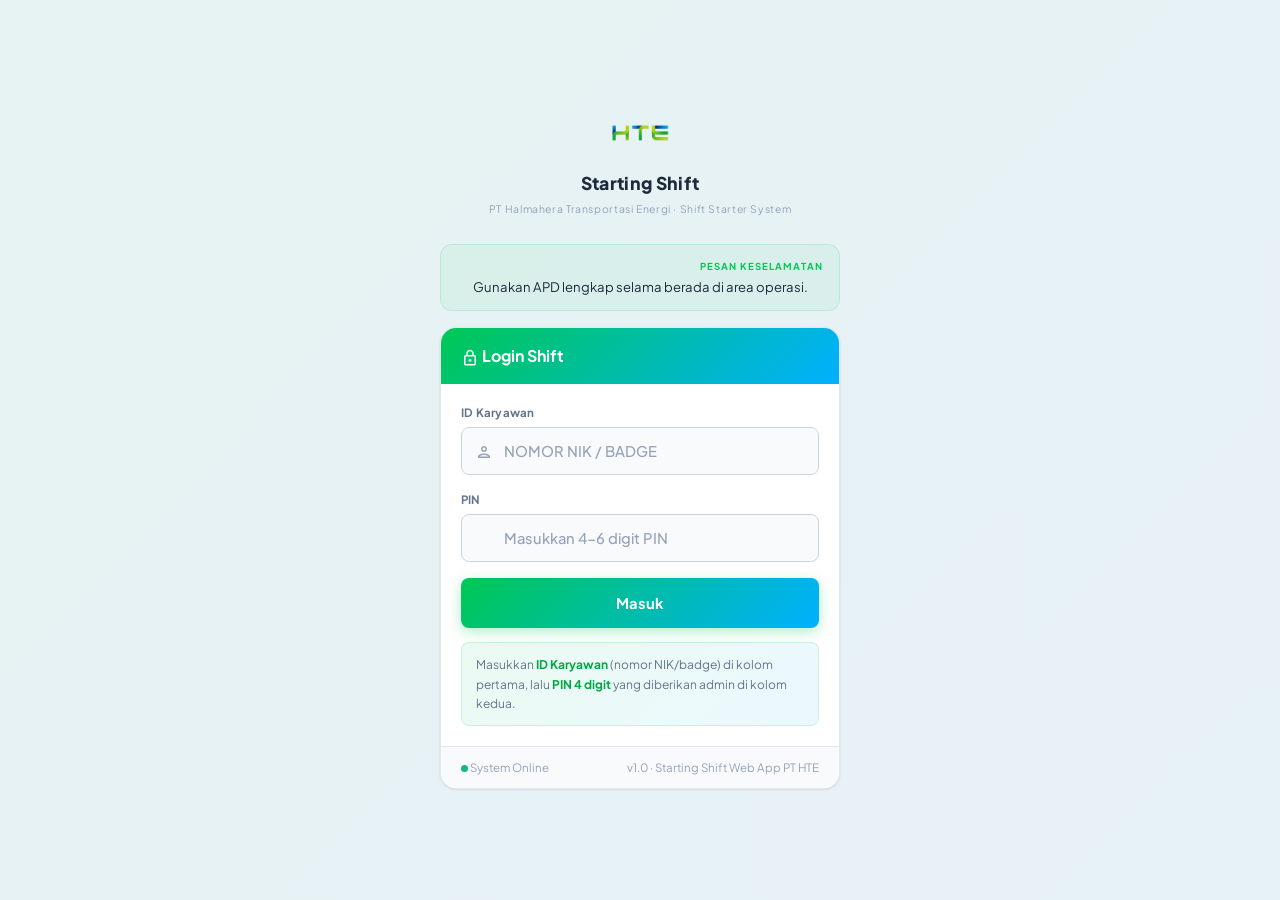
<file: supervisor.html>
<!DOCTYPE html>
<html lang="id">
<head>
<meta charset="UTF-8"/><meta name="viewport" content="width=device-width,initial-scale=1.0"/>
<title>Starting Shift — Supervisor</title>
<link rel="manifest" href="manifest.json"/>
<link rel="stylesheet" href="style.css"/>
<style>
.spv-wrap{max-width:600px;margin:0 auto;padding:12px}
.spv-header{background:var(--card);border:1px solid var(--border);border-radius:var(--radius);padding:14px 16px;margin-bottom:10px;display:flex;justify-content:space-between;align-items:center}
.spv-title{font-size:1rem;font-weight:800}.spv-sub{font-size:.62rem;color:var(--text-muted)}
.spv-profile{display:flex;align-items:center;gap:8px}
.spv-av{width:34px;height:34px;border-radius:8px;background:var(--grad);display:grid;place-items:center;font-size:.65rem;font-weight:800;color:#FFF}
.spv-tabs{display:flex;gap:6px;margin-bottom:10px}
.spv-tab{flex:1;padding:10px;border-radius:var(--radius-sm);background:var(--card);border:1.5px solid var(--border);text-align:center;font-size:.72rem;font-weight:700;color:var(--text-muted);cursor:pointer;transition:all .15s}
.spv-tab.active{border-color:var(--success);color:var(--success);background:rgba(0,200,83,.04)}
.spv-kpi{display:grid;grid-template-columns:repeat(2,1fr);gap:8px;margin-bottom:10px}
.sk{background:var(--card);border:1px solid var(--border);border-radius:var(--radius-sm);padding:12px;text-align:center}
.sk-val{font-size:1.4rem;font-weight:800;line-height:1}.sk-label{font-size:.58rem;color:var(--text-muted);font-weight:600;margin-top:4px}
.spv-filters{display:flex;gap:6px;margin-bottom:10px;flex-wrap:wrap}
.sf{flex:1;min-width:80px;padding:8px 10px;border:1px solid var(--border);border-radius:var(--radius-sm);font-size:.72rem;font-family:var(--font);background:var(--card)}
.spv-list{display:flex;flex-direction:column;gap:6px}
.sr-card{background:var(--card);border:1px solid var(--border);border-radius:var(--radius);padding:12px;transition:all .15s}
.sr-top{display:flex;justify-content:space-between;align-items:start;margin-bottom:8px}
.sr-name{font-size:.82rem;font-weight:700}.sr-meta{font-size:.58rem;color:var(--text-muted)}
.sr-time{font-size:.62rem;color:var(--text-muted);text-align:right}
.sr-badges{display:flex;gap:4px;flex-wrap:wrap;margin-bottom:8px}
.sr-badge{padding:3px 8px;border-radius:5px;font-size:.58rem;font-weight:700}
.sb-fit{background:rgba(0,200,83,.08);color:#00C853}.sb-unfit{background:rgba(239,68,68,.08);color:#EF4444}
.sb-pass{background:rgba(16,185,129,.08);color:#10B981}.sb-find{background:rgba(245,158,11,.08);color:#F59E0B}
.sb-rtw{background:rgba(0,200,83,.08);color:#00C853}.sb-bd{background:rgba(239,68,68,.08);color:#EF4444}.sb-uf{background:rgba(245,158,11,.08);color:#F59E0B}
.sb-app{background:rgba(16,185,129,.08);color:#10B981}.sb-rej{background:rgba(239,68,68,.08);color:#EF4444}.sb-pen{background:rgba(100,116,139,.08);color:#64748B}
.sr-hm{font-size:.62rem;color:var(--text-muted);margin-bottom:8px}
.sr-actions{display:flex;gap:6px}
.sr-btn{flex:1;padding:10px;border:none;border-radius:var(--radius-sm);font-family:var(--font);font-size:.75rem;font-weight:700;cursor:pointer;min-height:40px}
.btn-app{background:#00C853;color:#FFF}.btn-rej{background:#EF4444;color:#FFF}.btn-done{background:var(--input-bg);color:var(--text-muted)}
/* BD card */
.bd-card{background:var(--card);border:1px solid var(--border);border-radius:var(--radius);padding:12px;margin-bottom:6px}
.bd-top{display:flex;justify-content:space-between;align-items:start;margin-bottom:6px}
.bd-uid{font-size:.82rem;font-weight:800}.bd-comp{font-size:.72rem;font-weight:600;margin-top:2px}
.bd-desc{font-size:.65rem;color:var(--text-muted);margin-top:4px}
.bd-tags{display:flex;gap:4px;margin-top:6px}
.empty-box{padding:24px;text-align:center;color:var(--text-muted);font-size:.82rem}
</style>
<link href="https://fonts.googleapis.com/icon?family=Material+Icons+Outlined" rel="stylesheet">
<style>.mi{font-family:'Material Icons Outlined';font-size:18px;vertical-align:middle;font-weight:normal;font-style:normal;line-height:1}.mi-sm{font-size:14px}</style>
</head>
<body style="background:var(--bg)">
<div class="spv-wrap">
  <!-- Header -->
  <div class="spv-header">
    <div><div class="spv-title">Supervisor</div><div class="spv-sub" id="spvDate">—</div></div>
    <div class="spv-profile"><div><div style="font-size:.72rem;font-weight:700;text-align:right" id="spvName">—</div><div style="font-size:.55rem;color:var(--text-muted);text-align:right" id="spvRole">Supervisor</div></div><div class="spv-av" id="spvAv">—</div></div>
  </div>

  <!-- Tabs -->
  <div class="spv-tabs">
    <div class="spv-tab active" onclick="switchTab('reports',this)"><span class="mi">checklist</span> Laporan</div>
    <div class="spv-tab" onclick="switchTab('bd',this)"><span class="mi">warning_amber</span> BD Report</div>
    <div class="spv-tab" onclick="switchTab('csv',this)"><span class="mi">download</span> CSV</div>
    <div class="spv-tab" onclick="doLogout()"><span class="mi">logout</span></div>
  </div>

  <!-- TAB: REPORTS -->
  <div id="t-reports">
    <div class="spv-kpi">
      <div class="sk"><div class="sk-val" style="color:var(--success)" id="kTotal">—</div><div class="sk-label">Total Laporan</div></div>
      <div class="sk"><div class="sk-val" style="color:#00C853" id="kApp">—</div><div class="sk-label">Approved</div></div>
      <div class="sk"><div class="sk-val" style="color:#F59E0B" id="kPen">—</div><div class="sk-label">Pending</div></div>
      <div class="sk"><div class="sk-val" style="color:#EF4444" id="kRej">—</div><div class="sk-label">Rejected / Unfit</div></div>
    </div>
    <div class="spv-filters">
      <input type="date" class="sf" id="fDate" onchange="loadReports()"/>
      <select class="sf" id="fShift" onchange="loadReports()"><option value="">Semua Shift</option><option value="1">Shift 1</option><option value="2">Shift 2</option></select>
      <select class="sf" id="fCat" onchange="renderReports()"><option value="">Semua Kategori</option><option value="HAULING">Hauling</option><option value="MINING">Mining</option><option value="HRM">HRM</option><option value="SUPPORT">Support</option></select>
      <select class="sf" id="fStatus" onchange="renderReports()"><option value="">Semua</option><option value="Pending">Pending</option><option value="Approved">Approved</option></select>
    </div>
    <div class="spv-list" id="reportList"></div>
  </div>

  <!-- TAB: BD -->
  <div id="t-bd" style="display:none">
    <div style="display:flex;justify-content:space-between;align-items:center;margin-bottom:10px"><div style="font-size:.88rem;font-weight:700">Breakdown Reports</div><span class="sr-badge sb-rej" id="bdCnt">0</span></div>
    <div id="bdList"></div>
  </div>

  <!-- TAB: CSV -->
  <div id="t-csv" style="display:none;text-align:center;padding:30px">
    <div style="font-size:2rem;margin-bottom:8px"><span class="mi" style="font-size:inherit">download</span></div>
    <div style="font-size:.88rem;font-weight:700;margin-bottom:4px">Download CSV Shift Report</div>
    <div style="font-size:.68rem;color:var(--text-muted);margin-bottom:16px">Data berdasarkan tanggal yang dipilih di filter</div>
    <button onclick="downloadCSV()" style="padding:12px 24px;background:linear-gradient(135deg,#00C853,#00B0FF);color:#FFF;border:none;border-radius:8px;font-family:var(--font);font-weight:700;font-size:.82rem;cursor:pointer;min-height:44px">Download CSV</button>
  </div>
</div>

<script>
const API='https://starting-hte.my.id/api/v1',TOKEN=localStorage.getItem('fms_token'),SESSION=JSON.parse(localStorage.getItem('fms_session')||'null');
if(!SESSION||!TOKEN)window.location.href='index.html';
let allReports=[],bdReports=[];
function $(id){return document.getElementById(id);}
function getRoleLabel(equipmentClass){const cls=(equipmentClass||'').toLowerCase();if(cls.includes('articulate'))return'Operator';if(cls.includes('dump truck'))return'Driver';if(cls.includes('light vehicle'))return'Driver';if(cls.includes('manhaul'))return'Driver';if(cls.includes('water truck'))return'Driver';return'Operator';}
function getCategory(equipmentClass, unitId) {
  const uid = (unitId || '').toUpperCase();
  const cls = (equipmentClass || '').toLowerCase();
  if (cls.includes('dump truck')) return 'HAULING';
  const haulingExca = ['HEXK001','HEXK002','HEXK003','CAT03','CAT04'];
  if (cls.includes('excavator') && haulingExca.some(h => uid.includes(h))) return 'HAULING';
  if (cls.includes('articulate')) return 'MINING';
  if (cls.includes('excavator')) return 'MINING';
  if (cls.includes('bulldozer')) return 'MINING';
  if (uid.includes('HGDK002')) return 'MINING';
  if (uid.includes('HCDK002')) return 'MINING';
  if (uid.includes('HWLC002')) return 'MINING';
  if (cls.includes('grader')) return 'HRM';
  if (cls.includes('compactor')) return 'HRM';
  if (cls.includes('wheel loader')) return 'HRM';
  if (cls.includes('water truck')) return 'HRM';
  return 'SUPPORT';
}

function switchTab(t,el){['reports','bd','csv'].forEach(x=>$('t-'+x).style.display='none');$('t-'+t).style.display='';document.querySelectorAll('.spv-tab').forEach(x=>x.classList.remove('active'));if(el)el.classList.add('active');if(t==='bd')loadBD();}

document.addEventListener('DOMContentLoaded',()=>{
  const i=(SESSION.name||'??').split(' ').map(w=>w[0]).join('').slice(0,2).toUpperCase();
  $('spvAv').textContent=i;$('spvName').textContent=SESSION.name||SESSION.id;$('spvRole').textContent=SESSION.role||'Supervisor';
  $('fDate').value=new Date().toISOString().slice(0,10);
  $('spvDate').textContent=new Date().toLocaleDateString('id-ID',{weekday:'long',day:'numeric',month:'long',year:'numeric'});
  loadReports();
});

async function loadReports(){const date=$('fDate').value||new Date().toISOString().slice(0,10),shift=$('fShift').value;
let url=`${API}/supervisor/shift-reports?date=${date}&limit=500`;if(shift)url+=`&shift=${shift}`;
try{const r=await fetch(url,{headers:{'Authorization':'Bearer '+TOKEN}});const d=await r.json();if(d.success)allReports=d.data.reports||[];renderKPI();renderReports();}catch(e){console.error(e);}}

function renderKPI(){const t=allReports.length,a=allReports.filter(r=>r.validation_status==='Approved').length,rj=allReports.filter(r=>r.validation_status==='Rejected').length,uf=allReports.filter(r=>r.overall_status==='Driver Unfit').length;
$('kTotal').textContent=t;$('kApp').textContent=a;$('kPen').textContent=t-a-rj;$('kRej').textContent=rj+uf;}

function renderReports(){const sf=$('fStatus').value;const cf=$('fCat')?.value||'';let list=allReports;if(sf)list=list.filter(r=>(r.validation_status||'Pending')===sf);if(cf)list=list.filter(r=>getCategory(r.equipment_class,r.unit_id)===cf);
if(!list.length){$('reportList').innerHTML='<div class="empty-box">Tidak ada laporan.</div>';return;}
$('reportList').innerHTML=list.map(r=>{const tm=r.timestamp_filled?new Date(r.timestamp_filled).toLocaleTimeString('id-ID',{hour:'2-digit',minute:'2-digit'}):'—';
const vs=r.validation_status||'Pending';const isPen=vs==='Pending'&&r.overall_status!=='Driver Unfit';
const stC=r.overall_status==='Ready to Work'?'sb-rtw':r.overall_status==='Driver Unfit'?'sb-uf':'sb-bd';
const stL=r.overall_status==='Ready to Work'?'RTW':r.overall_status==='Driver Unfit'?'Unfit':'BD';
const vsC=vs==='Approved'?'sb-app':vs==='Rejected'?'sb-rej':'sb-pen';
return`<div class="sr-card"><div class="sr-top"><div><div class="sr-name">${r.driver_name||r.driver_id}</div><div class="sr-meta">${r.driver_id} · ${r.unit_id} · ${r.equipment_class||''} · ${getRoleLabel(r.equipment_class)}</div></div><div class="sr-time">${tm}</div></div>
<div class="sr-badges"><span class="sr-badge ${r.fit_status==='Fit'?'sb-fit':'sb-unfit'}">${r.fit_status}</span><span class="sr-badge ${r.p2h_status==='Passed'?'sb-pass':'sb-find'}">${r.p2h_status||'—'}</span><span class="sr-badge ${stC}">${stL}</span><span class="sr-badge ${vsC}">${vs}</span></div>
${r.odometer_entered?`<div class="sr-hm">HM: ${r.odometer_entered}${r.odometer_end?' → '+r.odometer_end+' (+'+( r.odometer_end-r.odometer_entered)+')':' (akhir belum diisi)'}</div>`:''}
${isPen?`<div class="sr-actions"><button class="sr-btn btn-app" onclick="validate('${r.report_id}','Approved')"><span class="mi">check</span> Approve</button><button class="sr-btn btn-rej" onclick="validate('${r.report_id}','Rejected')"><span class="mi">close</span> Reject</button></div>`:`<div class="sr-actions"><button class="sr-btn btn-done" disabled>${vs==='Approved'?'<span class="mi">check_circle</span> Approved':vs==='Rejected'?'<span class="mi">cancel</span> Rejected':'<span class="mi">warning_amber</span> '+stL}</button></div>`}</div>`;}).join('');}

async function validate(rid,status){try{const r=await fetch(`${API}/supervisor/shift-reports/${rid}/validate`,{method:'PATCH',headers:{'Content-Type':'application/json','Authorization':'Bearer '+TOKEN},body:JSON.stringify({validation_status:status,validated_by:SESSION.id})});const d=await r.json();
if(d.success){const rp=allReports.find(x=>x.report_id===rid);if(rp)rp.validation_status=status;renderKPI();renderReports();}}catch{alert('Gagal.');}}

async function loadBD(){try{const r=await fetch(`${API}/bd-reports?limit=30`,{headers:{'Authorization':'Bearer '+TOKEN}});const d=await r.json();if(d.success)bdReports=d.data.reports||d.data||[];renderBD();}catch{}}
function renderBD(){const open=(Array.isArray(bdReports)?bdReports:[]).filter(r=>r.status!=='Resolved');$('bdCnt').textContent=open.length+' aktif';
if(!open.length){$('bdList').innerHTML='<div class="empty-box"><span class="mi">check_circle</span> Semua resolved</div>';return;}
$('bdList').innerHTML=open.map(r=>{const sl=r.severity==='Critical'?'Kritis':r.severity==='Major'?'Sedang':'Rendah';
const sc=r.severity==='Critical'?'sb-rej':r.severity==='Major'?'sb-find':'sb-pen';
const ss=r.status==='Open'?'sb-rej':'sb-find';
return`<div class="bd-card"><div class="bd-top"><div><div class="bd-uid" style="color:${r.severity==='Critical'?'var(--danger,#EF4444)':'var(--warning,#F59E0B)'}">${r.unit_id}</div><div class="bd-comp">${r.component||''}</div></div><div class="bd-tags"><span class="sr-badge ${sc}">${sl}</span><span class="sr-badge ${ss}">${r.status}</span></div></div><div class="bd-desc">${r.description||''} — Dilaporkan ${r.driver_name||r.driver_id||''}</div></div>`;}).join('');}

function downloadCSV(){const today=$('fDate').value||new Date().toISOString().slice(0,10);const B='\uFEFF';let csv='Driver ID,Nama,Unit,Tipe,FTW,P2H,Status,HM Awal,HM Akhir,Waktu,Validasi\n';
allReports.forEach(r=>{csv+=`${r.driver_id},"${r.driver_name||''}",${r.unit_id},"${r.equipment_class||''}",${r.fit_status},${r.p2h_status||''},"${r.overall_status}",${r.odometer_entered||''},${r.odometer_end||''},"${r.timestamp_filled?new Date(r.timestamp_filled).toLocaleString('id-ID'):''}",${r.validation_status||'Pending'}\n`;});
const b=new Blob([B+csv],{type:'text/csv'});const a=document.createElement('a');a.href=URL.createObjectURL(b);a.download=`Shift_Report_${today}.csv`;document.body.appendChild(a);a.click();a.remove();}
function doLogout(){localStorage.removeItem('fms_token');localStorage.removeItem('fms_session');window.location.href='index.html';}
</script>
<script>if("serviceWorker"in navigator){navigator.serviceWorker.register("sw.js").catch(()=>{});}</script>
</body>
</html>
</file>
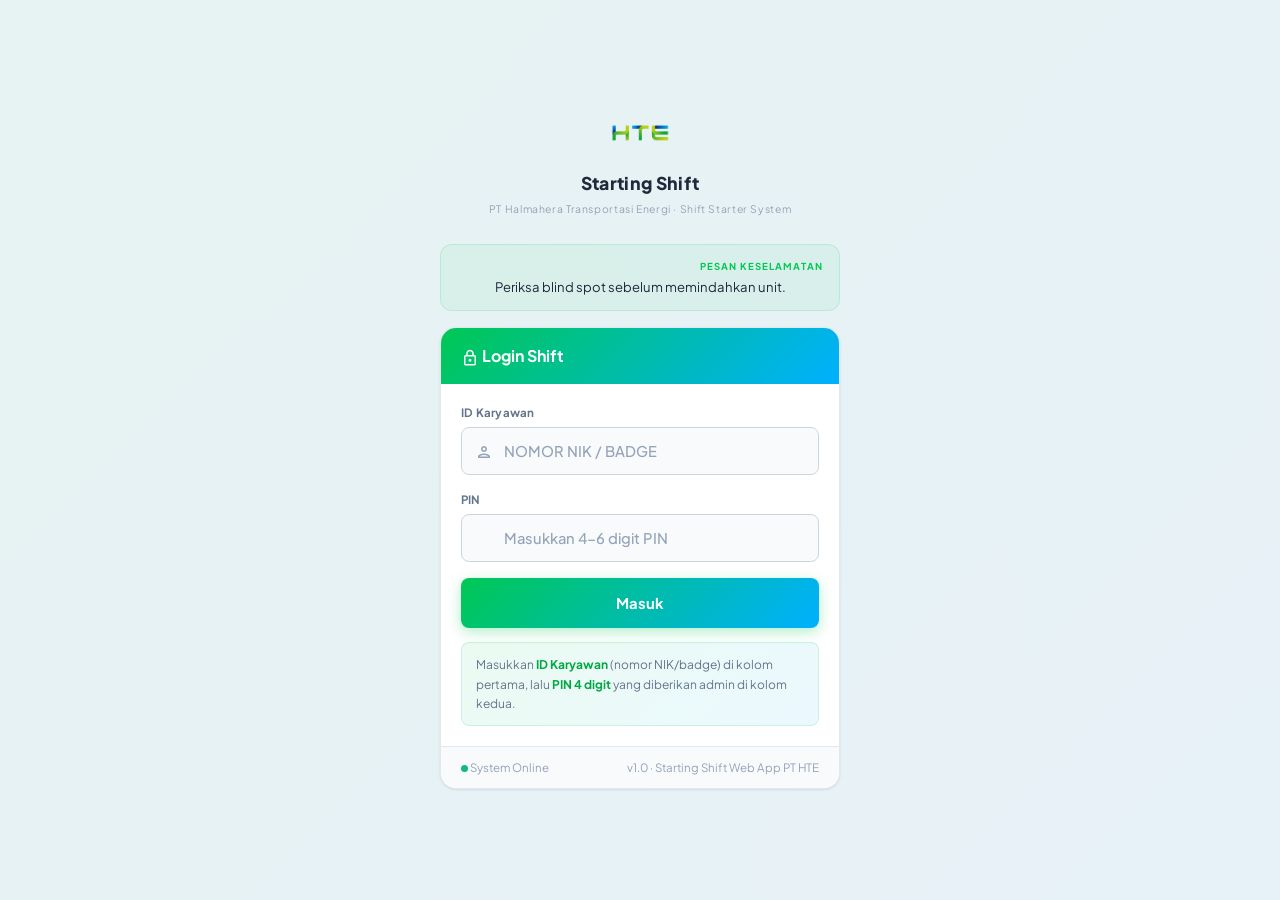
<file: tv.html>
<!DOCTYPE html>
<html lang="id">
<head>
<meta charset="UTF-8"/><meta name="viewport" content="width=device-width,initial-scale=1.0"/>
<meta name="theme-color" content="#F0F4F8"/>
<link rel="manifest" href="manifest.json"/>
<title>Starting Shift — TV Monitor</title>
<style>
@import url('https://fonts.googleapis.com/css2?family=Plus+Jakarta+Sans:wght@400;500;600;700;800;900&display=swap');
:root{
  --bg:#F0F4F8;--card:#FFF;--border:#E5E9F0;--text:#1E293B;--muted:#94A3B8;--gray:#64748B;
  --green:#00C853;--blue:#00B0FF;--red:#EF4444;--amber:#F59E0B;--sidebar:#1E293B;
  --shadow:0 1px 3px rgba(0,0,0,.06);--font:'Plus Jakarta Sans',sans-serif;
}
*{box-sizing:border-box;margin:0;padding:0}
html,body{height:100%}
body{background:var(--bg);font-family:var(--font);color:var(--text);overflow:hidden}
.tv{display:grid;grid-template-rows:auto auto 1fr;height:100vh;padding:12px 16px;gap:10px}

/* ── TOP BAR (dark command-center) ── */
.topbar{display:flex;justify-content:space-between;align-items:center;background:linear-gradient(135deg,#0F172A,#1E293B);border-radius:14px;padding:12px 22px;box-shadow:0 2px 10px rgba(15,23,42,.18)}
.tb-left{display:flex;align-items:center;gap:14px}
.tb-left img{height:40px;filter:drop-shadow(0 1px 3px rgba(0,0,0,.3))}
.tb-title{font-size:1.35rem;font-weight:900;color:#F1F5F9;letter-spacing:.02em;line-height:1.1}
.tb-sub{font-size:.72rem;color:#94A3B8;font-weight:500;margin-top:2px}
.tb-right{display:flex;align-items:center;gap:20px}
.tb-live{display:flex;align-items:center;gap:7px;font-size:.8rem;font-weight:800;color:var(--green);letter-spacing:.08em}
.tb-dot{width:10px;height:10px;border-radius:50%;background:var(--green);animation:pulse 2s ease infinite}
.tb-shift{padding:7px 16px;border-radius:22px;font-size:.9rem;font-weight:800;letter-spacing:.03em}
.tb-shift.s1{background:rgba(0,200,83,.18);color:var(--green);border:1px solid rgba(0,200,83,.35)}
.tb-shift.s2{background:rgba(0,176,255,.18);color:var(--blue);border:1px solid rgba(0,176,255,.35)}
.tb-clock{font-size:1.8rem;font-weight:900;font-variant-numeric:tabular-nums;color:#F1F5F9;line-height:1}
.tb-date{font-size:.72rem;color:#94A3B8;text-align:right;margin-top:2px}

/* ── KPI BAR ── */
.kpi-row{display:grid;grid-template-columns:repeat(6,1fr);gap:10px}
.kpi{background:var(--card);border:1px solid var(--border);border-radius:12px;padding:12px 16px;box-shadow:var(--shadow);position:relative;overflow:hidden;display:flex;flex-direction:column;justify-content:center}
.kpi::before{content:'';position:absolute;top:0;left:0;bottom:0;width:4px}
.kpi.g::before{background:var(--green)}.kpi.r::before{background:var(--red)}.kpi.y::before{background:var(--amber)}.kpi.b::before{background:var(--blue)}
.kpi-label{font-size:.62rem;font-weight:700;color:var(--muted);text-transform:uppercase;letter-spacing:.07em}
.kpi-val{font-size:2.1rem;font-weight:900;line-height:1.05;margin-top:2px}
.kpi-sub{font-size:.9rem;font-weight:700;opacity:.7;margin-top:1px}
.kpi-bar{height:7px;border-radius:5px;background:var(--border);overflow:hidden;margin-top:6px}
.kpi-bar-f{height:100%;border-radius:5px;transition:width .5s}

/* ── MAIN ── */
.main{display:grid;grid-template-columns:3fr 2fr;gap:10px;min-height:0;overflow:hidden}

/* Left: unit grid */
.unit-panel{background:var(--card);border:1px solid var(--border);border-radius:14px;padding:14px 16px;overflow-y:auto;box-shadow:var(--shadow)}
.unit-panel::-webkit-scrollbar{width:6px}.unit-panel::-webkit-scrollbar-thumb{background:var(--border);border-radius:3px}
.cat-header{font-size:.9rem;font-weight:800;color:var(--gray);text-transform:uppercase;letter-spacing:.06em;margin:14px 0 8px;padding-bottom:5px;border-bottom:2px solid var(--border);display:flex;justify-content:space-between;align-items:center}
.cat-header:first-child{margin-top:0}
.cat-stats{font-weight:700;font-size:.72rem;display:flex;gap:10px}
.cat-stats .cs-g{color:var(--green)}.cat-stats .cs-r{color:var(--red)}.cat-stats .cs-y{color:var(--amber)}
.cat-bar{height:6px;border-radius:4px;background:var(--border);overflow:hidden;margin:0 2px 8px}
.cat-bar-f{height:100%;border-radius:4px;transition:width .5s}
.sub-header{font-size:.68rem;font-weight:800;color:var(--gray);text-transform:uppercase;letter-spacing:.04em;margin:6px 2px 5px;padding-left:2px}
.unit-grid{display:grid;grid-template-columns:repeat(auto-fill,minmax(100px,1fr));gap:6px;margin-bottom:8px}
.ug{border-radius:9px;padding:9px 7px;border:1px solid var(--border);border-left-width:3px;transition:all .3s;background:var(--card);min-height:62px;display:flex;flex-direction:column;gap:2px}
.ug.ready{background:rgba(0,200,83,.08);border-left-color:var(--green)}
.ug.bd{background:rgba(239,68,68,.12);border-left-color:var(--red);animation:bdPulse 2s ease infinite}
.ug.mt{background:rgba(245,158,11,.08);border-left-color:var(--amber)}
.ug-top{display:flex;justify-content:space-between;align-items:center}
.ug-id{font-size:.86rem;font-weight:800;color:var(--text)}
.ug-dot{width:10px;height:10px;border-radius:50%;flex-shrink:0}
.ug-sub{font-size:.62rem;font-weight:600;white-space:nowrap;overflow:hidden;text-overflow:ellipsis}
.ug.ready .ug-sub{color:var(--green)}.ug.bd .ug-sub{color:var(--red)}.ug.mt .ug-sub{color:var(--amber)}

/* Right: info panels */
.right-panel{display:flex;flex-direction:column;gap:10px;min-height:0;overflow:hidden}
.info-panel{background:var(--card);border:1px solid var(--border);border-radius:14px;padding:12px 14px;flex:1;overflow:hidden;display:flex;flex-direction:column;box-shadow:var(--shadow)}
.info-panel.bd-panel{background:rgba(239,68,68,.05);border-color:rgba(239,68,68,.2)}
.panel-title{font-size:.85rem;font-weight:800;text-transform:uppercase;letter-spacing:.05em;margin-bottom:9px;display:flex;justify-content:space-between;align-items:center;color:var(--gray)}
.panel-title .pt-badge{font-size:.72rem;font-weight:800;padding:2px 10px;border-radius:12px;background:var(--bg);color:var(--gray)}
.panel-title.red-t{color:var(--red)}.panel-title.red-t .pt-badge{background:rgba(239,68,68,.1);color:var(--red)}
.info-list{overflow-y:auto;flex:1}
.info-list::-webkit-scrollbar{width:5px}.info-list::-webkit-scrollbar-thumb{background:var(--border);border-radius:3px}
.empty-msg{text-align:center;padding:18px;color:var(--muted);font-size:.8rem}

/* BD list */
.bd-item{padding:9px 11px;border-left:3px solid var(--red);background:rgba(239,68,68,.06);border-radius:0 8px 8px 0;margin-bottom:7px}
.bd-item.flash{animation:bdFlash 1s ease 3}
.bd-unit{font-size:.86rem;font-weight:800;color:var(--red)}
.bd-meta{font-size:.66rem;color:var(--gray);margin-top:2px}

/* Activity feed */
.act-item{display:flex;align-items:center;gap:9px;padding:7px 4px;border-bottom:1px solid var(--border)}
.act-dot{width:9px;height:9px;border-radius:50%;flex-shrink:0}
.act-time{font-size:.72rem;font-weight:700;color:var(--muted);font-variant-numeric:tabular-nums;flex-shrink:0}
.act-text{font-size:.8rem;font-weight:600;color:var(--text);white-space:nowrap;overflow:hidden;text-overflow:ellipsis}

/* Fleet availability */
.fa-item{display:grid;grid-template-columns:110px 1fr auto;align-items:center;gap:10px;padding:6px 2px}
.fa-name{font-size:.76rem;font-weight:700;color:var(--text);white-space:nowrap;overflow:hidden;text-overflow:ellipsis}
.fa-bar{height:10px;border-radius:6px;background:var(--border);overflow:hidden}
.fa-bar-f{height:100%;border-radius:6px;background:linear-gradient(90deg,var(--green),#38d97e);transition:width .5s}
.fa-val{font-size:.74rem;font-weight:800;color:var(--gray);font-variant-numeric:tabular-nums}

/* ── BD Notification (subtle flash overlay) ── */
.bd-overlay{position:fixed;inset:0;z-index:998;background:rgba(239,68,68,.15);display:flex;align-items:center;justify-content:center;opacity:0;pointer-events:none;transition:opacity .3s ease}
.bd-overlay.show{opacity:1}
.bd-overlay-card{background:var(--card);border:2px solid var(--red);border-radius:16px;padding:26px 40px;box-shadow:0 10px 40px rgba(239,68,68,.3);text-align:center;max-width:80%}
.bd-overlay-card .bo-icon{font-size:2.4rem;color:var(--red)}
.bd-overlay-card .bo-title{font-size:1rem;font-weight:800;color:var(--red);letter-spacing:.1em;margin-top:4px}
.bd-overlay-card .bo-text{font-size:1.7rem;font-weight:900;color:var(--text);margin-top:6px}

@keyframes pulse{0%,100%{box-shadow:0 0 0 0 rgba(0,200,83,.4)}50%{box-shadow:0 0 0 7px rgba(0,200,83,0)}}
@keyframes bdPulse{0%,100%{border-left-color:var(--red);box-shadow:0 0 0 0 rgba(239,68,68,.0)}50%{box-shadow:-2px 0 0 0 rgba(239,68,68,.5)}}
@keyframes bdFlash{0%,100%{background:rgba(239,68,68,.06)}50%{background:rgba(239,68,68,.28)}}
</style>
<link href="https://fonts.googleapis.com/icon?family=Material+Icons+Outlined" rel="stylesheet">
<style>.mi{font-family:'Material Icons Outlined';font-size:18px;vertical-align:middle;font-weight:normal;font-style:normal;line-height:1;text-transform:none;letter-spacing:normal;font-feature-settings:'liga'}.mi-sm{font-size:14px}</style>
</head>
<body>

<!-- BD flash overlay -->
<div class="bd-overlay" id="bdOverlay">
  <div class="bd-overlay-card">
    <div class="bo-icon"><span class="mi" style="font-size:inherit">warning</span></div>
    <div class="bo-title">BREAKDOWN</div>
    <div class="bo-text" id="bdOverlayText">—</div>
  </div>
</div>

<div class="tv">
  <!-- TOP BAR -->
  <div class="topbar">
    <div class="tb-left">
      <img src="logo-hte.png" alt="HTE"/>
      <div>
        <div class="tb-title">STARTING SHIFT — PT HTE</div>
        <div class="tb-sub">Site HSM · Mining Operations</div>
      </div>
    </div>
    <div class="tb-right">
      <div class="tb-live"><span class="tb-dot"></span> LIVE</div>
      <div id="shiftBadge" class="tb-shift s1">SHIFT 1</div>
      <div><div class="tb-clock" id="clock">--:--:--</div><div class="tb-date" id="dateDisp">—</div></div>
    </div>
  </div>

  <!-- KPI BAR -->
  <div class="kpi-row">
    <div class="kpi b"><div class="kpi-label">Operator</div><div class="kpi-val" style="color:var(--blue)" id="kOp">—</div><div class="kpi-sub" style="color:var(--blue)" id="kOpP">—</div></div>
    <div class="kpi g"><div class="kpi-label">FTW Fit</div><div class="kpi-val" style="color:var(--green)" id="kFit">—</div><div class="kpi-sub" style="color:var(--green)" id="kFitP">—</div></div>
    <div class="kpi b"><div class="kpi-label">P2H Pass</div><div class="kpi-val" style="color:var(--blue)" id="kP2h">—</div><div class="kpi-sub" style="color:var(--blue)" id="kP2hP">—</div></div>
    <div class="kpi g"><div class="kpi-label">Ready</div><div class="kpi-val" style="color:var(--green)" id="kReady">—</div><div class="kpi-sub" style="color:var(--green)" id="kReadyP">—</div></div>
    <div class="kpi r"><div class="kpi-label">Breakdown</div><div class="kpi-val" style="color:var(--red)" id="kBD">—</div><div class="kpi-sub" style="color:var(--red)" id="kBDsub">unit</div></div>
    <div class="kpi y"><div class="kpi-label">Skor</div><div class="kpi-val" id="kScore">—</div><div class="kpi-bar"><div class="kpi-bar-f" id="kScoreBar" style="width:0%"></div></div></div>
  </div>

  <!-- MAIN -->
  <div class="main">
    <!-- LEFT: unit grid -->
    <div class="unit-panel" id="unitPanel"><div class="empty-msg">Memuat...</div></div>

    <!-- RIGHT: info panels -->
    <div class="right-panel">
      <div class="info-panel bd-panel" style="flex:1.1">
        <div class="panel-title red-t"><span><span class="mi mi-sm">warning</span> Breakdown Aktif</span><span class="pt-badge" id="bdCount">—</span></div>
        <div class="info-list" id="bdList"><div class="empty-msg">Memuat...</div></div>
      </div>
      <div class="info-panel" style="flex:1.1">
        <div class="panel-title"><span><span class="mi mi-sm">history</span> Aktivitas Terkini</span></div>
        <div class="info-list" id="actList"><div class="empty-msg">Memuat...</div></div>
      </div>
      <div class="info-panel">
        <div class="panel-title"><span><span class="mi mi-sm">local_shipping</span> Fleet Availability</span></div>
        <div class="info-list" id="faList"><div class="empty-msg">Memuat...</div></div>
      </div>
    </div>
  </div>
</div>

<script>
const API='https://starting-hte.my.id/api/v1';
const TOKEN=localStorage.getItem('fms_token');
if(!TOKEN){const p=new URLSearchParams(location.search);if(p.get('token'))localStorage.setItem('fms_token',p.get('token'));else{alert('Login dulu sebagai CCR.');window.location.href='index.html';}}
const AUTH={'Authorization':'Bearer '+(localStorage.getItem('fms_token'))};

let allUnits=[],driverMap={},allReports=[],bdReports=[],prevBDUnits=new Set(),firstLoad=true,flashUnits=new Set();

function getRoleLabel(equipmentClass){const cls=(equipmentClass||'').toLowerCase();if(cls.includes('articulate'))return'Operator';if(cls.includes('dump truck'))return'Driver';if(cls.includes('light vehicle'))return'Driver';if(cls.includes('manhaul'))return'Driver';if(cls.includes('water truck'))return'Driver';return'Operator';}
function getCategory(equipmentClass, unitId) {
  const uid = (unitId || '').toUpperCase();
  const cls = (equipmentClass || '').toLowerCase();
  if (cls.includes('dump truck')) return 'HAULING';
  const haulingExca = ['HEXK001','HEXK002','HEXK003','CAT03','CAT04'];
  if (cls.includes('excavator') && haulingExca.some(h => uid.includes(h))) return 'HAULING';
  if (cls.includes('articulate')) return 'MINING';
  if (cls.includes('excavator')) return 'MINING';
  if (cls.includes('bulldozer')) return 'MINING';
  if (uid.includes('HGDK002')) return 'MINING';
  if (uid.includes('HCDK002')) return 'MINING';
  if (uid.includes('HWLC002')) return 'MINING';
  if (cls.includes('grader')) return 'HRM';
  if (cls.includes('compactor')) return 'HRM';
  if (cls.includes('wheel loader')) return 'HRM';
  if (cls.includes('water truck')) return 'HRM';
  return 'SUPPORT';
}
const CAT_ORDER=['HAULING','MINING','HRM','SUPPORT'];
const CAT_COLOR={HAULING:'var(--blue)',MINING:'var(--green)',HRM:'var(--amber)',SUPPORT:'var(--muted)'};
function curShift(){const h=new Date().getHours();return(h>=7&&h<19)?'1':'2';}
function inCurShift(ts){if(!ts)return true;const h=new Date(ts).getHours();return curShift()==='1'?(h>=7&&h<19):(h>=19||h<7);}
function timeAgo(ts){if(!ts)return'';const ms=Date.now()-new Date(ts).getTime();if(isNaN(ms))return'';const min=Math.floor(ms/60000);if(min<1)return'baru saja';if(min<60)return`${min} menit lalu`;const h=Math.floor(min/60);if(h<24)return`${h} jam lalu`;const d=Math.floor(h/24);return`${d} hari lalu`;}
function hhmm(ts){return ts?new Date(ts).toLocaleTimeString('id-ID',{hour:'2-digit',minute:'2-digit'}):'';}

// ── BD notification: beep (AudioContext) + subtle red flash overlay ──
function beep(){try{const ctx=new(window.AudioContext||window.webkitAudioContext)();[0,0.26,0.52].forEach(t=>{const o=ctx.createOscillator(),g=ctx.createGain();o.type='square';o.frequency.value=800;o.connect(g);g.connect(ctx.destination);g.gain.setValueAtTime(0.18,ctx.currentTime+t);g.gain.exponentialRampToValueAtTime(0.001,ctx.currentTime+t+0.2);o.start(ctx.currentTime+t);o.stop(ctx.currentTime+t+0.2);});}catch(e){}}
let overlayTimer=null;
function showBDAlert(text){const el=document.getElementById('bdOverlay');document.getElementById('bdOverlayText').textContent=text;el.classList.add('show');beep();clearTimeout(overlayTimer);overlayTimer=setTimeout(()=>el.classList.remove('show'),3000);}

// ── Clock ──
function updateClock(){const now=new Date();document.getElementById('clock').textContent=now.toLocaleTimeString('id-ID',{hour:'2-digit',minute:'2-digit',second:'2-digit'})+' WITA';document.getElementById('dateDisp').textContent=now.toLocaleDateString('id-ID',{weekday:'long',day:'2-digit',month:'long',year:'numeric'});const s1=curShift()==='1';const b=document.getElementById('shiftBadge');b.textContent=s1?'SHIFT 1':'SHIFT 2';b.className='tb-shift '+(s1?'s1':'s2');}
setInterval(updateClock,1000);updateClock();

// ── Data load ──
async function loadAll(){
  try{
    const today=new Date().toISOString().slice(0,10),sh=curShift();
    const[uR,dR,sR,bR]=await Promise.all([
      fetch(`${API}/vehicles`,{headers:AUTH}),
      fetch(`${API}/vehicles/active-drivers`,{headers:AUTH}),
      fetch(`${API}/supervisor/shift-reports?date=${today}&shift=${sh}&limit=500`,{headers:AUTH}),
      fetch(`${API}/bd-reports?limit=20`,{headers:AUTH}),
    ]);
    const uD=await uR.json(),dD=await dR.json(),sD=await sR.json(),bD=await bR.json();
    if(uD.success)allUnits=uD.data||[];
    if(dD.success){driverMap={};(dD.data||[]).filter(x=>inCurShift(x.timestamp_filled)).forEach(x=>{driverMap[x.unit_id]=x;});}
    if(sD.success)allReports=(sD.data&&sD.data.reports)?sD.data.reports:[];
    if(bD.success)bdReports=(bD.data&&bD.data.reports)?bD.data.reports:(Array.isArray(bD.data)?bD.data:[]);

    // BD detection: unit yang baru jadi Breakdown → beep + flash
    const cur=new Set(allUnits.filter(u=>u.status_unit==='Breakdown').map(u=>u.unit_id));
    if(!firstLoad){
      const nb=[...cur].filter(id=>!prevBDUnits.has(id));
      if(nb.length){flashUnits=new Set(nb);const u=allUnits.find(x=>x.unit_id===nb[0]);const note=u&&u.notes?String(u.notes).split(' | ')[0]:'';showBDAlert(`${nb.join(', ')}${note?' — '+note:''}`);}
      else flashUnits=new Set();
    }
    prevBDUnits=cur;firstLoad=false;

    renderKPI();renderUnits();renderBDPanel();renderActivity();renderFleetAvail();
  }catch(e){console.error(e);}
}

function renderKPI(){
  const t=allUnits.length||1;
  const rdy=allUnits.filter(u=>u.status_unit==='Ready').length;
  const bd=allUnits.filter(u=>u.status_unit==='Breakdown').length;
  const td=allReports.length;
  const fc=allReports.filter(r=>r.fit_status==='Fit').length;
  const pp=allReports.filter(r=>r.p2h_status==='Passed').length;
  const tm=Math.max(td,t);
  const aP=Math.round(td/tm*100),fP=td?Math.round(fc/td*100):0,pP=td?Math.round(pp/td*100):0,rP=Math.round(rdy/t*100);
  const score=Math.round((aP+fP+pP+rP)/4);
  const $=id=>document.getElementById(id);
  $('kOp').textContent=td;$('kOpP').textContent=aP+'%';
  $('kFit').textContent=fc;$('kFitP').textContent=fP+'%';
  $('kP2h').textContent=pp;$('kP2hP').textContent=pP+'%';
  $('kReady').textContent=`${rdy}/${t}`;$('kReadyP').textContent=rP+'%';
  $('kBD').textContent=bd;
  const sc=score>=90?'var(--green)':score>=70?'var(--amber)':'var(--red)';
  $('kScore').textContent=score+'%';$('kScore').style.color=sc;$('kScoreBar').style.width=score+'%';$('kScoreBar').style.background=sc;
}

function ugCard(u){
  const s=u.status_unit;const st=s==='Ready'?'ready':s==='Breakdown'?'bd':'mt';
  const dot=s==='Ready'?'var(--green)':s==='Breakdown'?'var(--red)':'var(--amber)';
  const drv=driverMap[u.unit_id];const note=u.notes?String(u.notes).split(' | ')[0]:'';
  let sub='';
  if(s==='Ready')sub=drv&&drv.driver_name?drv.driver_name:'Ready';
  else if(s==='Breakdown')sub='BD: '+(note||'—');
  else sub='MT: '+(note||'—');
  return`<div class="ug ${st}" title="${u.unit_id}"><div class="ug-top"><span class="ug-id">${u.unit_id}</span><span class="ug-dot" style="background:${dot}"></span></div><div class="ug-sub">${sub}</div></div>`;
}
function renderUnits(){
  const panel=document.getElementById('unitPanel');
  if(!allUnits.length){panel.innerHTML='<div class="empty-msg">Tidak ada unit.</div>';return;}
  const sortUnits=arr=>arr.sort((a,b)=>{const o={'Breakdown':0,'Maintenance':1,'Ready':2};return(o[a.status_unit]??2)-(o[b.status_unit]??2)||String(a.unit_id).localeCompare(String(b.unit_id),undefined,{numeric:true});});
  let html='';
  // Group per kategori operasional (HAULING→MINING→HRM→SUPPORT), sub-group by equipment_class
  CAT_ORDER.forEach(cat=>{
    const catUnits=allUnits.filter(u=>getCategory(u.equipment_class,u.unit_id)===cat);if(!catUnits.length)return;
    const rdy=catUnits.filter(u=>u.status_unit==='Ready').length,bd=catUnits.filter(u=>u.status_unit==='Breakdown').length,mt=catUnits.filter(u=>u.status_unit==='Maintenance').length;
    const pct=catUnits.length?Math.round(rdy/catUnits.length*100):0;const col=CAT_COLOR[cat];
    html+=`<div class="cat-header" style="border-left:4px solid ${col};padding-left:8px"><span style="color:${col}">${cat} (${rdy}/${catUnits.length} Ready)</span><span class="cat-stats"><span class="cs-r">${bd} BD</span><span class="cs-y">${mt} MT</span></span></div>`;
    html+=`<div class="cat-bar"><div class="cat-bar-f" style="width:${pct}%;background:${col}"></div></div>`;
    const classes=[...new Set(catUnits.map(u=>u.equipment_class||'Other'))].sort();
    classes.forEach(cls=>{
      const units=sortUnits(catUnits.filter(u=>(u.equipment_class||'Other')===cls));
      html+=`<div class="sub-header">${cls} (${units.length})</div><div class="unit-grid">`;
      units.forEach(u=>{html+=ugCard(u);});
      html+='</div>';
    });
  });
  panel.innerHTML=html;
}

function renderBDPanel(){
  const list=document.getElementById('bdList');
  // Prefer bd-reports (aktif) — punya reporter + waktu; fallback ke unit BD
  const active=(Array.isArray(bdReports)?bdReports:[]).filter(r=>r.status!=='Resolved');
  document.getElementById('bdCount').textContent=(active.length||allUnits.filter(u=>u.status_unit==='Breakdown').length)+' unit';
  if(active.length){
    list.innerHTML=active.map(r=>{const desc=r.description||r.component||'Breakdown';const rep=r.driver_name||r.driver_id||'—';const ago=timeAgo(r.created_at);const fl=flashUnits.has(r.unit_id)?' flash':'';
      return`<div class="bd-item${fl}"><div class="bd-unit">${r.unit_id} — ${desc}</div><div class="bd-meta">Dilaporkan: ${rep}${ago?' · '+ago:''}</div></div>`;}).join('');
    return;
  }
  const bdU=allUnits.filter(u=>u.status_unit==='Breakdown'||u.status_unit==='Maintenance');
  if(!bdU.length){list.innerHTML='<div class="empty-msg" style="color:var(--green)"><span class="mi">check_circle</span> Semua unit Ready</div>';return;}
  list.innerHTML=bdU.map(u=>{const c=u.status_unit==='Breakdown'?'var(--red)':'var(--amber)';const note=u.notes?String(u.notes).split(' | ')[0]:'Tidak ada keterangan';const fl=flashUnits.has(u.unit_id)?' flash':'';
    return`<div class="bd-item${fl}" style="border-left-color:${c};background:${u.status_unit==='Breakdown'?'rgba(239,68,68,.06)':'rgba(245,158,11,.06)'}"><div class="bd-unit" style="color:${c}">${u.unit_id} — ${u.status_unit}</div><div class="bd-meta">${note}</div></div>`;}).join('');
}

function renderActivity(){
  const list=document.getElementById('actList');
  const ev=[];
  allReports.forEach(r=>{const ts=r.timestamp_filled;if(!ts)return;
    if(r.overall_status==='Driver Unfit')ev.push({ts,c:'var(--amber)',t:`${r.driver_name||r.driver_id||r.unit_id} UNFIT`});
    else if(r.p2h_status&&r.p2h_status!=='Passed')ev.push({ts,c:'var(--red)',t:`${r.unit_id} P2H temuan`});
    else if(r.p2h_status==='Passed')ev.push({ts,c:'var(--green)',t:`${r.unit_id} P2H Lulus`});
    else ev.push({ts,c:'var(--blue)',t:`${r.unit_id} lapor RTW`});
  });
  (Array.isArray(bdReports)?bdReports:[]).forEach(r=>{if(r.created_at)ev.push({ts:r.created_at,c:'var(--red)',t:`${r.unit_id} BD: ${r.component||r.description||'Breakdown'}`});});
  ev.sort((a,b)=>new Date(b.ts)-new Date(a.ts));
  const top=ev.slice(0,10);
  if(!top.length){list.innerHTML='<div class="empty-msg">Belum ada aktivitas.</div>';return;}
  list.innerHTML=top.map(e=>`<div class="act-item"><span class="act-dot" style="background:${e.c}"></span><span class="act-time">${hhmm(e.ts)}</span><span class="act-text">${e.t}</span></div>`).join('');
}

function renderFleetAvail(){
  const list=document.getElementById('faList');
  const classes=[...new Set(allUnits.map(u=>u.equipment_class||'Other'))];
  const rows=classes.map(c=>{const u=allUnits.filter(x=>(x.equipment_class||'Other')===c);const r=u.filter(x=>x.status_unit==='Ready').length;return{c,r,t:u.length,pct:u.length?r/u.length*100:0};});
  rows.sort((a,b)=>b.t-a.t);
  if(!rows.length){list.innerHTML='<div class="empty-msg">Tidak ada data.</div>';return;}
  list.innerHTML=rows.map(x=>`<div class="fa-item"><span class="fa-name" title="${x.c}">${x.c}</span><div class="fa-bar"><div class="fa-bar-f" style="width:${x.pct}%"></div></div><span class="fa-val">${x.r}/${x.t}</span></div>`).join('');
}

// ── Auto refresh (pause saat hidden) ──
loadAll();
let refreshTimer=setInterval(loadAll,15000);
document.addEventListener('visibilitychange',()=>{if(document.hidden)clearInterval(refreshTimer);else{loadAll();refreshTimer=setInterval(loadAll,15000);}});

// ── Fullscreen & keyboard ──
function toggleFullscreen(){if(!document.fullscreenElement)document.documentElement.requestFullscreen&&document.documentElement.requestFullscreen();else document.exitFullscreen&&document.exitFullscreen();}
document.addEventListener('dblclick',toggleFullscreen);
document.addEventListener('keydown',e=>{const k=e.key.toLowerCase();if(k==='f')toggleFullscreen();else if(k==='r')loadAll();});
</script>
</body>
</html>
</file>
<file: style.css>
/* ═══════════════════════════════════════════════════════════
   Starting Shift — Clean Modern Theme
   HTE Brand: Green → Blue gradient
   ═══════════════════════════════════════════════════════════ */
@import url('https://fonts.googleapis.com/css2?family=Plus+Jakarta+Sans:wght@400;500;600;700;800&display=swap');

:root {
  --bg: #F0F4F8;
  --card: #FFFFFF;
  --card-hover: #FAFBFC;
  --border: #E2E8F0;
  --border-focus: #94A3B8;
  --input-bg: #F8FAFC;
  --input-border: #CBD5E1;

  /* HTE Brand gradient */
  --grad: linear-gradient(135deg, #00C853, #00B0FF);
  --grad-soft: linear-gradient(135deg, rgba(0,200,83,.08), rgba(0,176,255,.08));
  --grad-medium: linear-gradient(135deg, rgba(0,200,83,.15), rgba(0,176,255,.15));
  --primary: #00C853;
  --primary-dark: #00A844;
  --secondary: #00B0FF;

  --text: #1E293B;
  --text-secondary: #64748B;
  --text-muted: #94A3B8;

  --success: #10B981;
  --success-bg: #ECFDF5;
  --danger: #EF4444;
  --danger-bg: #FEF2F2;
  --warning: #F59E0B;
  --warning-bg: #FFFBEB;
  --info: #3B82F6;
  --info-bg: #EFF6FF;

  --shadow-sm: 0 1px 3px rgba(0,0,0,.06), 0 1px 2px rgba(0,0,0,.04);
  --shadow-md: 0 4px 12px rgba(0,0,0,.07);
  --shadow-lg: 0 10px 30px rgba(0,0,0,.1);
  --shadow-btn: 0 4px 14px rgba(0,200,83,.3);

  --radius: 16px;
  --radius-md: 12px;
  --radius-sm: 8px;
  --radius-pill: 50px;
  --font: 'Plus Jakarta Sans', -apple-system, sans-serif;
}

/* ── Reset ── */
*,*::before,*::after{box-sizing:border-box;margin:0;padding:0}
html{-webkit-text-size-adjust:100%}
body{min-height:100dvh;background:var(--bg);font-family:var(--font);font-size:15px;color:var(--text);line-height:1.5;-webkit-font-smoothing:antialiased;overflow-x:hidden}

/* ── Layout ── */
.app{max-width:480px;margin:0 auto;padding:0 16px 32px;position:relative}
.app-wide{max-width:600px}

/* ══════════ TOP NAV ══════════ */
.topnav{display:flex;align-items:center;justify-content:space-between;padding:16px 0 12px;position:sticky;top:0;z-index:50;background:linear-gradient(var(--bg) 85%,transparent)}
.topnav-left{display:flex;align-items:center;gap:10px}
.topnav-logo{height:28px}
.topnav-text .tn-title{font-size:.82rem;font-weight:800;color:var(--text);letter-spacing:-.01em}
.topnav-text .tn-sub{font-size:.62rem;color:var(--text-muted);font-weight:500;letter-spacing:.02em}
.topnav-btn{padding:8px 14px;border:1px solid var(--border);border-radius:var(--radius-sm);background:var(--card);color:var(--text-secondary);font-size:.75rem;font-weight:600;cursor:pointer;font-family:var(--font);transition:all .2s;box-shadow:var(--shadow-sm)}
.topnav-btn:hover{border-color:var(--border-focus);color:var(--text)}
.topnav-actions{display:flex;gap:6px}

/* ══════════ CARDS ══════════ */
.card{background:var(--card);border:1px solid var(--border);border-radius:var(--radius);box-shadow:var(--shadow-sm);overflow:hidden;transition:box-shadow .2s}
.card:hover{box-shadow:var(--shadow-md)}
.card-header{padding:16px 20px;border-bottom:1px solid var(--border);display:flex;align-items:center;justify-content:space-between}
.card-header-gradient{background:var(--grad);color:white;border:none}
.card-header-title{font-size:.88rem;font-weight:700}
.card-body{padding:20px}
.card-footer{padding:12px 20px;background:var(--input-bg);border-top:1px solid var(--border);display:flex;justify-content:space-between;align-items:center;font-size:.72rem;color:var(--text-muted)}

/* ══════════ FORM ══════════ */
.field{margin-bottom:16px}
.field-label{display:block;font-size:.72rem;font-weight:700;color:var(--text-secondary);margin-bottom:6px;letter-spacing:.02em}
.field-wrap{position:relative}
.field-ico{position:absolute;left:14px;top:50%;transform:translateY(-50%);font-size:.9rem;color:var(--text-muted);pointer-events:none}
.field-input{width:100%;padding:14px 14px 14px 42px;background:var(--input-bg);border:1.5px solid var(--input-border);border-radius:var(--radius-sm);color:var(--text);font-family:var(--font);font-size:.92rem;font-weight:500;outline:none;transition:border-color .2s,box-shadow .2s}
.field-input:focus{border-color:var(--primary);box-shadow:0 0 0 3px rgba(0,200,83,.12)}
.field-input.no-ico{padding-left:14px}
.field-input.upper{text-transform:uppercase}
.field-input::placeholder{color:var(--text-muted)}
.field-input.err{border-color:var(--danger)}
.field-err{font-size:.7rem;color:var(--danger);margin-top:4px;min-height:16px}

/* ══════════ BUTTONS ══════════ */
.btn{width:100%;padding:14px 20px;border:none;border-radius:var(--radius-sm);font-family:var(--font);font-size:.92rem;font-weight:700;cursor:pointer;min-height:50px;transition:all .2s;display:flex;align-items:center;justify-content:center;gap:8px}
.btn:active{transform:scale(.98)}.btn:disabled{opacity:.45;cursor:not-allowed;transform:none}
.btn-primary{background:var(--grad);color:white;box-shadow:var(--shadow-btn)}
.btn-primary:hover{box-shadow:0 6px 20px rgba(0,200,83,.35)}
.btn-success{background:linear-gradient(135deg,#10B981,#059669);color:white}
.btn-danger{background:linear-gradient(135deg,#EF4444,#DC2626);color:white}
.btn-outline{background:var(--card);border:1.5px solid var(--border);color:var(--text-secondary)}
.btn-outline:hover{border-color:var(--border-focus)}
.btn-outline.danger{border-color:rgba(239,68,68,.3);color:var(--danger)}
.btn-row{display:flex;gap:10px;margin-top:16px}.btn-row .btn{flex:1}
.btn .spinner{display:none;width:18px;height:18px;border:2.5px solid rgba(255,255,255,.3);border-top-color:white;border-radius:50%;animation:spin .6s linear infinite}
.btn.loading .btn-text{display:none}.btn.loading .spinner{display:block}

/* ══════════ STATS ══════════ */
.stats-grid{display:grid;grid-template-columns:repeat(3,1fr);gap:8px;margin-bottom:14px}
.stat-card{background:var(--card);border:1px solid var(--border);border-radius:var(--radius-md);padding:14px 10px;text-align:center;box-shadow:var(--shadow-sm)}
.stat-val{font-size:1.5rem;font-weight:800;line-height:1}
.stat-label{font-size:.6rem;font-weight:600;color:var(--text-muted);margin-top:4px;text-transform:uppercase;letter-spacing:.04em}

/* ══════════ BADGES ══════════ */
.badge{display:inline-flex;align-items:center;gap:4px;font-size:.62rem;font-weight:700;padding:4px 10px;border-radius:var(--radius-pill);letter-spacing:.02em}
.badge-success{background:var(--success-bg);color:var(--success)}
.badge-danger{background:var(--danger-bg);color:var(--danger)}
.badge-warning{background:var(--warning-bg);color:var(--warning)}
.badge-primary{background:var(--grad-soft);color:var(--primary-dark)}
.badge-info{background:var(--info-bg);color:var(--info)}

/* ══════════ ALERTS ══════════ */
.alert{display:none;padding:12px 16px;border-radius:var(--radius-sm);font-size:.82rem;margin-bottom:14px;line-height:1.5;font-weight:500}
.alert.show{display:flex;align-items:flex-start;gap:8px}
.alert-error{background:var(--danger-bg);color:var(--danger)}
.alert-success{background:var(--success-bg);color:var(--success)}
.alert-warning{background:var(--warning-bg);color:var(--warning)}
.alert-info{background:var(--info-bg);color:var(--info)}

/* ══════════ INFO GRID ══════════ */
.info-grid{display:grid;grid-template-columns:1fr 1fr;gap:8px}
.info-item{background:var(--input-bg);border:1px solid var(--border);border-radius:var(--radius-sm);padding:12px 14px}
.info-label{font-size:.62rem;font-weight:600;color:var(--text-muted);margin-bottom:2px;text-transform:uppercase;letter-spacing:.04em}
.info-val{font-size:.95rem;font-weight:700;color:var(--text)}

/* ══════════ TABS ══════════ */
.tabs{display:flex;background:var(--card);border:1px solid var(--border);border-radius:var(--radius-md);padding:4px;margin-bottom:14px;box-shadow:var(--shadow-sm)}
.tab{flex:1;padding:10px;text-align:center;font-size:.78rem;font-weight:700;color:var(--text-muted);cursor:pointer;border:none;background:none;border-radius:var(--radius-sm);transition:all .2s}
.tab.active{background:var(--grad);color:white;box-shadow:var(--shadow-btn)}
.tab-panel{display:none}.tab-panel.active{display:block;animation:fadeUp .3s ease}

/* ══════════ PILLS ══════════ */
.pills{display:flex;gap:6px;flex-wrap:wrap;margin-bottom:12px}
.pill{padding:6px 14px;border:1px solid var(--border);border-radius:var(--radius-pill);background:var(--card);color:var(--text-secondary);font-size:.68rem;font-weight:600;cursor:pointer;font-family:var(--font);transition:all .2s;box-shadow:var(--shadow-sm)}
.pill.active{background:var(--grad);color:white;border-color:transparent;box-shadow:var(--shadow-btn)}

/* ══════════ SEARCH ══════════ */
.search-input{width:100%;padding:12px 14px 12px 38px;background:var(--card);border:1.5px solid var(--border);border-radius:var(--radius-sm);color:var(--text);font-family:var(--font);font-size:.85rem;font-weight:500;outline:none;margin-bottom:10px;box-shadow:var(--shadow-sm);background-image:url("data:image/svg+xml,%3Csvg xmlns='http://www.w3.org/2000/svg' width='16' height='16' fill='%2394A3B8' viewBox='0 0 16 16'%3E%3Cpath d='M11.742 10.344a6.5 6.5 0 1 0-1.397 1.398l3.85 3.85a1 1 0 0 0 1.415-1.414l-3.85-3.85zm-5.242.156a5 5 0 1 1 0-10 5 5 0 0 1 0 10z'/%3E%3C/svg%3E");background-repeat:no-repeat;background-position:12px center}
.search-input:focus{border-color:var(--primary);box-shadow:0 0 0 3px rgba(0,200,83,.1)}
.search-input::placeholder{color:var(--text-muted)}

/* ══════════ STATUS BAR ══════════ */
.status-bar{display:flex;align-items:center;gap:8px;background:var(--success-bg);border:1px solid rgba(16,185,129,.2);border-radius:var(--radius-sm);padding:12px 14px;margin-bottom:12px}
.status-dot{width:8px;height:8px;border-radius:50%;background:var(--success);animation:pulse 2.5s ease infinite;flex-shrink:0}
.status-text{font-size:.82rem;color:var(--success);font-weight:600}

/* ══════════ MODAL ══════════ */
.modal-overlay{display:none;position:fixed;inset:0;background:rgba(0,0,0,.4);backdrop-filter:blur(6px);z-index:100;align-items:center;justify-content:center;padding:16px}
.modal-overlay.show{display:flex}
.modal{background:var(--card);border-radius:var(--radius);width:100%;max-width:420px;box-shadow:var(--shadow-lg);animation:fadeUp .25s ease;overflow:hidden}
.modal-head{padding:18px 20px;background:var(--grad);color:white;font-size:1rem;font-weight:700}
.modal-body{padding:20px}
.modal-body .mf{margin-bottom:12px}
.modal-body .mf label{display:block;font-size:.72rem;font-weight:600;color:var(--text-secondary);margin-bottom:5px}
.modal-body .mf input,.modal-body .mf textarea{width:100%;padding:11px;background:var(--input-bg);border:1.5px solid var(--input-border);border-radius:var(--radius-sm);color:var(--text);font-family:var(--font);font-size:.85rem;outline:none}
.modal-body .mf input:focus,.modal-body .mf textarea:focus{border-color:var(--primary)}
.modal-body .mf textarea{resize:none;min-height:60px}
.modal-footer{padding:14px 20px;display:flex;gap:8px;justify-content:flex-end;border-top:1px solid var(--border)}
.modal-footer button{padding:10px 18px;border-radius:var(--radius-sm);font-family:var(--font);font-size:.82rem;font-weight:700;cursor:pointer;border:none;min-height:40px}
.mbtn-cancel{background:var(--input-bg);color:var(--text-secondary)}
.mbtn-ok{background:var(--grad);color:white}

/* ══════════ HINT ══════════ */
.hint{font-size:.75rem;color:var(--text-secondary);line-height:1.6;background:var(--grad-soft);border:1px solid rgba(0,200,83,.15);border-radius:var(--radius-sm);padding:12px 14px;margin-top:14px}
.hint strong{color:var(--primary-dark)}

/* ══════════ EMPTY ══════════ */
.empty{text-align:center;padding:32px 20px;color:var(--text-muted);font-size:.85rem}

/* ══════════ ANIMATIONS ══════════ */
@keyframes fadeUp{from{opacity:0;transform:translateY(12px)}to{opacity:1;transform:translateY(0)}}
@keyframes fadeDown{from{opacity:0;transform:translateY(-12px)}to{opacity:1;transform:translateY(0)}}
@keyframes spin{to{transform:rotate(360deg)}}
@keyframes pulse{0%,100%{box-shadow:0 0 0 0 rgba(16,185,129,.35)}50%{box-shadow:0 0 0 6px rgba(16,185,129,0)}}
@keyframes shake{0%,100%{transform:translateX(0)}20%,60%{transform:translateX(-4px)}40%,80%{transform:translateX(4px)}}
.shake{animation:shake .3s ease}
.fade-in{animation:fadeUp .3s ease both}

/* ══════════ UTILITY ══════════ */
.text-success{color:var(--success)!important}.text-danger{color:var(--danger)!important}
.text-warning{color:var(--warning)!important}.text-primary{color:var(--primary)!important}
.text-muted{color:var(--text-muted)!important}
.fw-bold{font-weight:700}.fw-800{font-weight:800}
.mb-4{margin-bottom:4px}.mb-8{margin-bottom:8px}.mb-12{margin-bottom:12px}.mb-16{margin-bottom:16px}
.mt-8{margin-top:8px}.mt-12{margin-top:12px}
</file>
